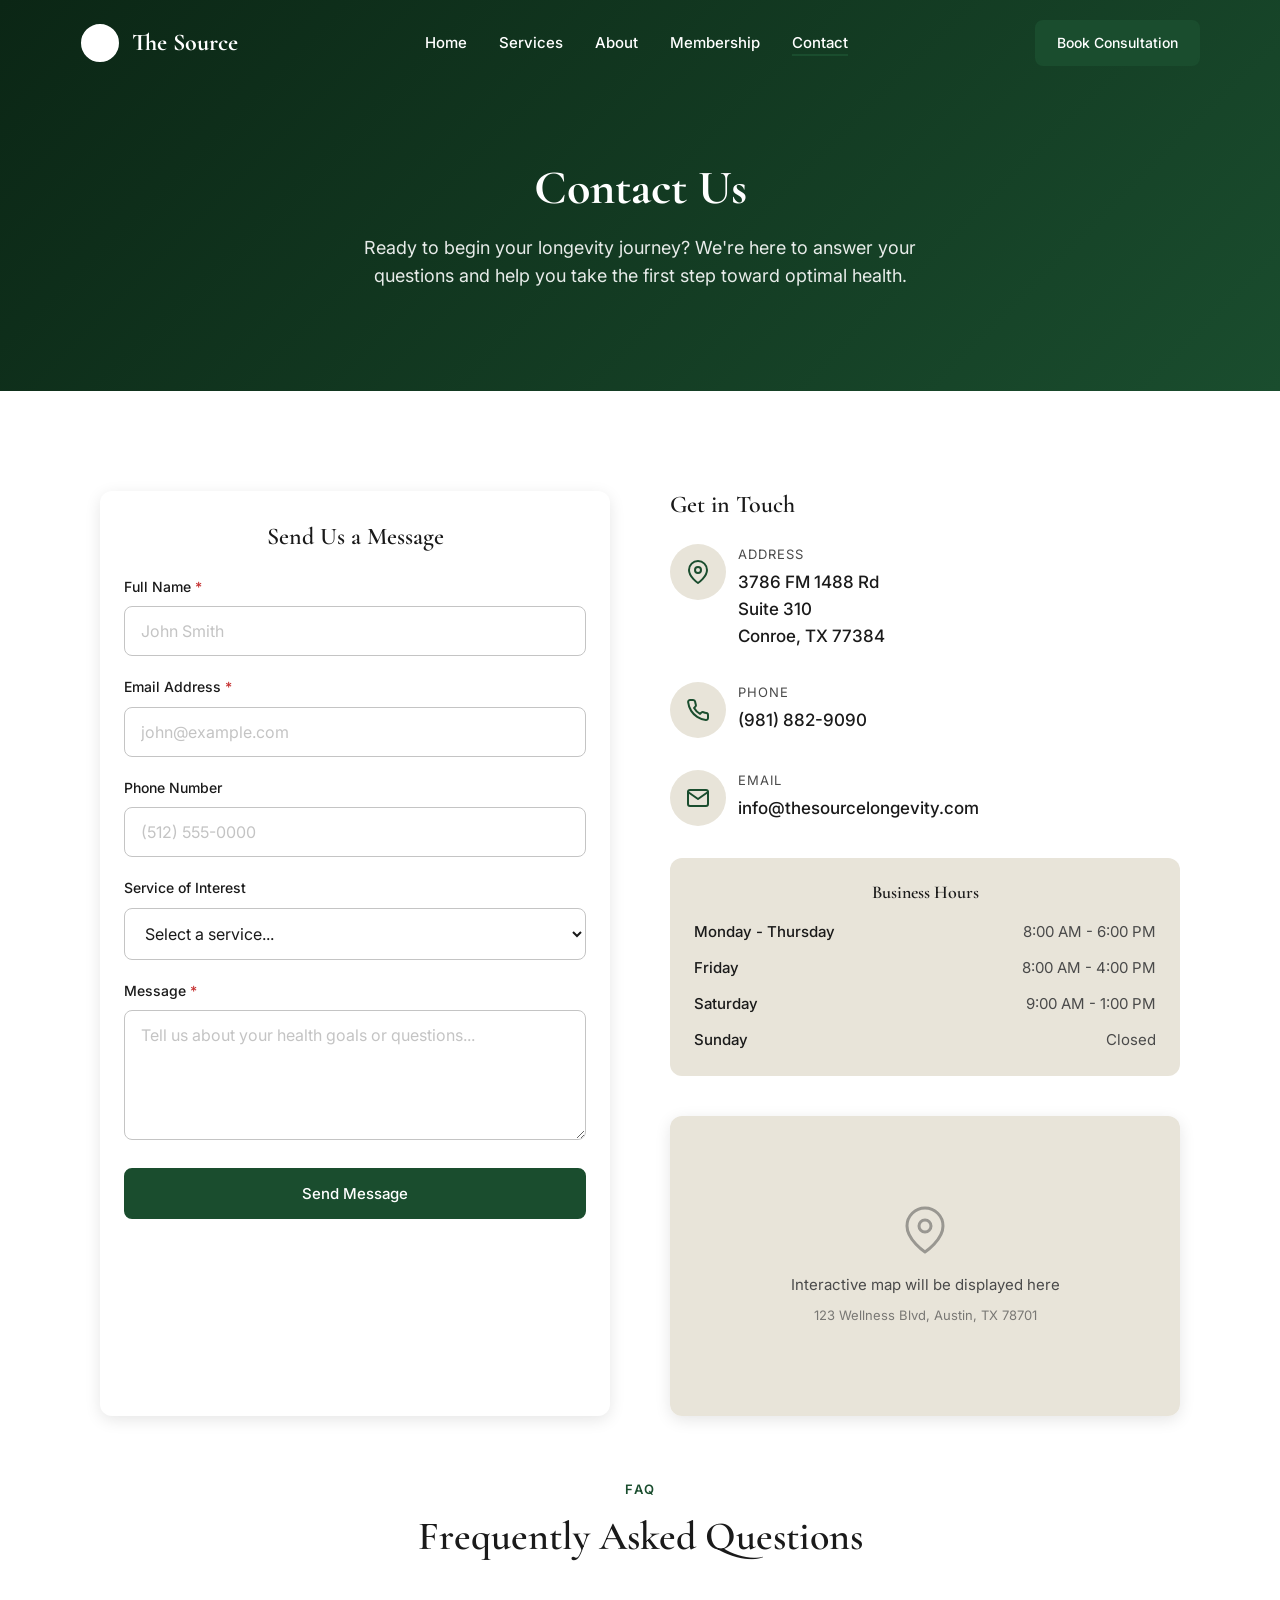
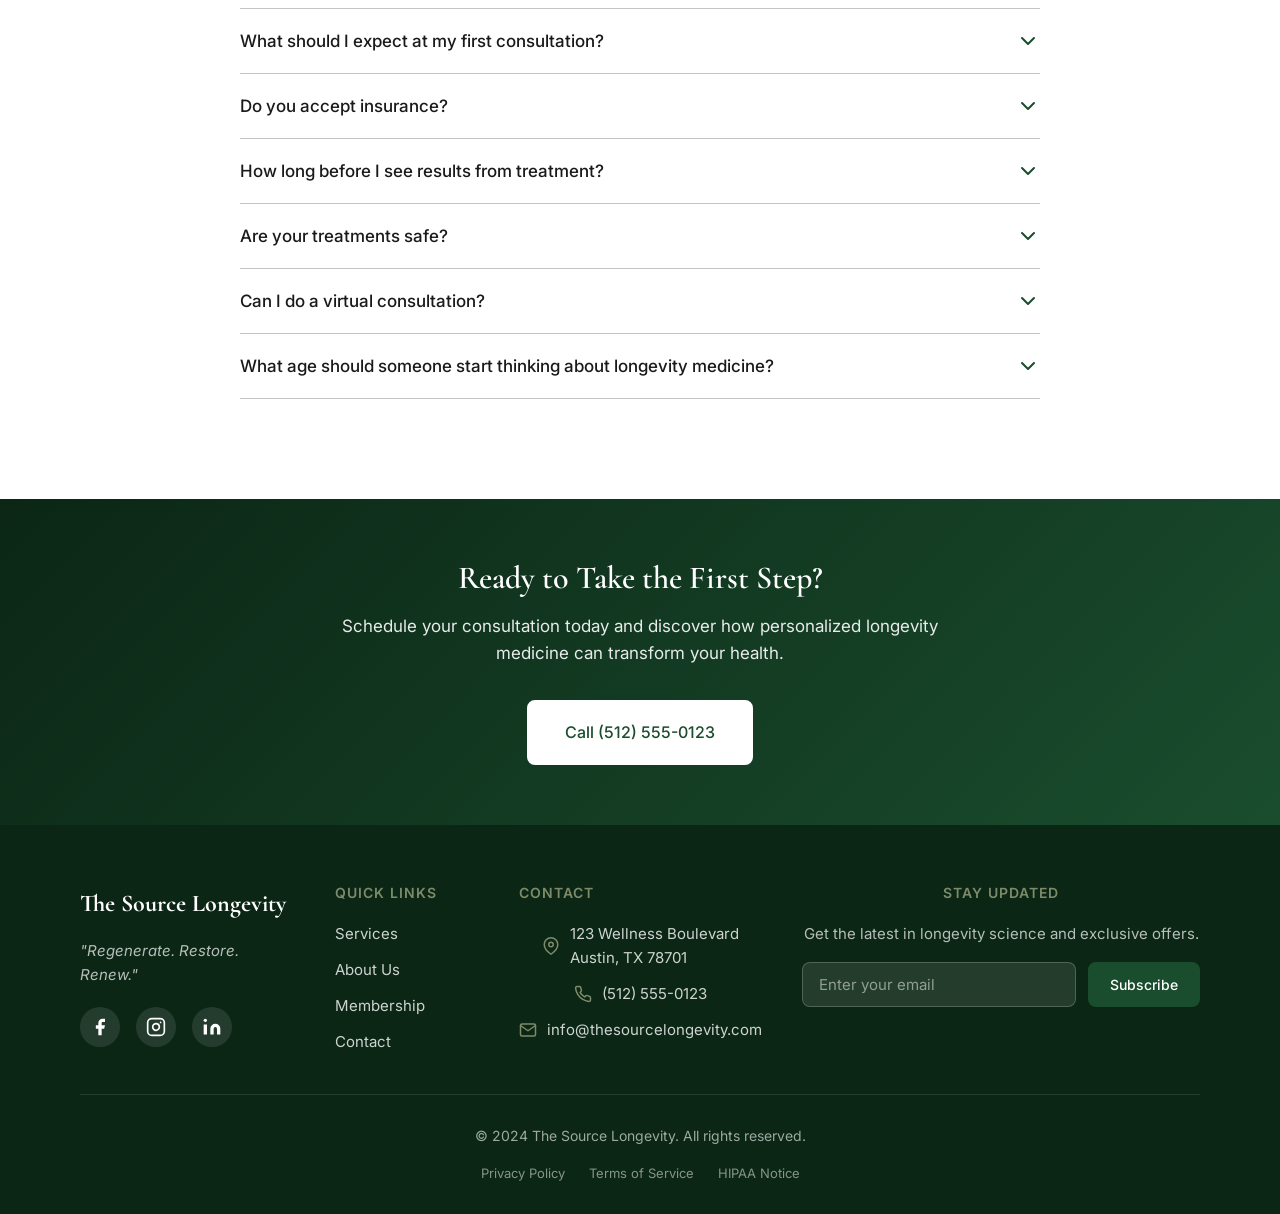
<file: contact.html>
<!DOCTYPE html>
<html lang="en">
<head>
  <meta charset="UTF-8">
  <meta name="viewport" content="width=device-width, initial-scale=1.0">
  <meta name="description" content="Contact The Source Longevity to schedule your consultation. Located in Austin, TX. Call (512) 555-0123 or fill out our contact form.">
  <meta name="keywords" content="contact, consultation, longevity clinic, Austin TX, regenerative medicine">
  <title>Contact Us | The Source Longevity</title>

  <!-- Favicon -->
  <link rel="icon" type="image/svg+xml" href="data:image/svg+xml,<svg xmlns='http://www.w3.org/2000/svg' viewBox='0 0 100 100'><text y='.9em' font-size='90'>🌿</text></svg>">

  <!-- Stylesheet -->
  <link rel="stylesheet" href="css/styles.css">
</head>
<body>
  <!-- Header -->
  <header class="header" role="banner">
    <div class="header__inner">
      <a href="index.html" class="logo" aria-label="The Source Longevity - Home">
        <svg class="logo__icon" viewBox="0 0 40 40" fill="none" xmlns="http://www.w3.org/2000/svg">
          <circle cx="20" cy="20" r="18" stroke="currentColor" stroke-width="2"/>
          <path d="M20 8C20 8 12 16 12 22C12 26.4183 15.5817 30 20 30C24.4183 30 28 26.4183 28 22C28 16 20 8 20 8Z" fill="currentColor"/>
          <path d="M20 14V24M17 21L20 24L23 21" stroke="white" stroke-width="1.5" stroke-linecap="round" stroke-linejoin="round"/>
        </svg>
        <span>The Source</span>
      </a>

      <nav class="nav" role="navigation" aria-label="Main navigation">
        <ul class="nav__list">
          <li><a href="index.html" class="nav__link">Home</a></li>
          <li><a href="services.html" class="nav__link">Services</a></li>
          <li><a href="about.html" class="nav__link">About</a></li>
          <li><a href="membership.html" class="nav__link">Membership</a></li>
          <li><a href="contact.html" class="nav__link active">Contact</a></li>
        </ul>
      </nav>

      <a href="contact.html" class="btn btn--primary btn--small header__cta">Book Consultation</a>

      <button class="menu-toggle" aria-label="Toggle menu" aria-expanded="false">
        <span class="menu-toggle__bar"></span>
        <span class="menu-toggle__bar"></span>
        <span class="menu-toggle__bar"></span>
      </button>
    </div>
  </header>

  <!-- Mobile Navigation -->
  <div class="mobile-nav-overlay" aria-hidden="true"></div>
  <nav class="mobile-nav" role="navigation" aria-label="Mobile navigation">
    <ul class="mobile-nav__list">
      <li><a href="index.html" class="mobile-nav__link">Home</a></li>
      <li><a href="services.html" class="mobile-nav__link">Services</a></li>
      <li><a href="about.html" class="mobile-nav__link">About</a></li>
      <li><a href="membership.html" class="mobile-nav__link">Membership</a></li>
      <li><a href="contact.html" class="mobile-nav__link">Contact</a></li>
    </ul>
    <div class="mobile-nav__cta">
      <a href="contact.html" class="btn btn--white btn--block">Book Consultation</a>
    </div>
  </nav>

  <main>
    <!-- Page Hero -->
    <section class="page-hero">
      <div class="container">
        <h1 class="page-hero__title">Contact Us</h1>
        <p class="page-hero__subtitle">Ready to begin your longevity journey? We're here to answer your questions and help you take the first step toward optimal health.</p>
      </div>
    </section>

    <!-- Contact Section -->
    <section class="section">
      <div class="container">
        <div class="contact-grid">
          <!-- Contact Form -->
          <div class="contact-form animate-fade-in">
            <h2 class="contact-form__title">Send Us a Message</h2>
            <form action="#" data-validate>
              <div class="form-group">
                <label for="name" class="form-label form-label--required">Full Name</label>
                <input type="text" id="name" name="name" class="form-input" placeholder="John Smith" required>
                <span class="form-error"></span>
              </div>

              <div class="form-group">
                <label for="email" class="form-label form-label--required">Email Address</label>
                <input type="email" id="email" name="email" class="form-input" placeholder="john@example.com" required>
                <span class="form-error"></span>
              </div>

              <div class="form-group">
                <label for="phone" class="form-label">Phone Number</label>
                <input type="tel" id="phone" name="phone" class="form-input" placeholder="(512) 555-0000">
                <span class="form-error"></span>
              </div>

              <div class="form-group">
                <label for="service" class="form-label">Service of Interest</label>
                <select id="service" name="service" class="form-select">
                  <option value="">Select a service...</option>
                  <option value="hormone">Hormone Optimization</option>
                  <option value="peptide">Peptide Therapy</option>
                  <option value="regenerative">Regenerative Therapies</option>
                  <option value="iv">IV Therapy</option>
                  <option value="weight">Weight Management</option>
                  <option value="assessment">Longevity Assessment</option>
                  <option value="membership">Membership Information</option>
                  <option value="other">Other / General Inquiry</option>
                </select>
              </div>

              <div class="form-group">
                <label for="message" class="form-label form-label--required">Message</label>
                <textarea id="message" name="message" class="form-textarea" placeholder="Tell us about your health goals or questions..." rows="5" required></textarea>
                <span class="form-error"></span>
              </div>

              <button type="submit" class="btn btn--primary btn--block">Send Message</button>
            </form>
          </div>

          <!-- Contact Info -->
          <div class="contact-info animate-fade-in animate-delay-1">
            <h2 class="contact-info__title">Get in Touch</h2>

            <div class="contact-info__item">
              <div class="contact-info__icon">
                <svg viewBox="0 0 24 24" fill="none" stroke="currentColor" stroke-width="2" stroke-linecap="round" stroke-linejoin="round">
                  <path d="M21 10c0 7-9 13-9 13s-9-6-9-13a9 9 0 0 1 18 0z"/>
                  <circle cx="12" cy="10" r="3"/>
                </svg>
              </div>
              <div>
                <div class="contact-info__label">Address</div>
                <div class="contact-info__value">
                  3786 FM 1488 Rd<br>
                  Suite 310<br>
                  Conroe, TX 77384
                </div>
              </div>
            </div>

            <div class="contact-info__item">
              <div class="contact-info__icon">
                <svg viewBox="0 0 24 24" fill="none" stroke="currentColor" stroke-width="2" stroke-linecap="round" stroke-linejoin="round">
                  <path d="M22 16.92v3a2 2 0 0 1-2.18 2 19.79 19.79 0 0 1-8.63-3.07 19.5 19.5 0 0 1-6-6 19.79 19.79 0 0 1-3.07-8.67A2 2 0 0 1 4.11 2h3a2 2 0 0 1 2 1.72 12.84 12.84 0 0 0 .7 2.81 2 2 0 0 1-.45 2.11L8.09 9.91a16 16 0 0 0 6 6l1.27-1.27a2 2 0 0 1 2.11-.45 12.84 12.84 0 0 0 2.81.7A2 2 0 0 1 22 16.92z"/>
                </svg>
              </div>
              <div>
                <div class="contact-info__label">Phone</div>
                <div class="contact-info__value">
                  <a href="tel:+15125550123">(981) 882-9090</a>
                </div>
              </div>
            </div>

            <div class="contact-info__item">
              <div class="contact-info__icon">
                <svg viewBox="0 0 24 24" fill="none" stroke="currentColor" stroke-width="2" stroke-linecap="round" stroke-linejoin="round">
                  <path d="M4 4h16c1.1 0 2 .9 2 2v12c0 1.1-.9 2-2 2H4c-1.1 0-2-.9-2-2V6c0-1.1.9-2 2-2z"/>
                  <polyline points="22,6 12,13 2,6"/>
                </svg>
              </div>
              <div>
                <div class="contact-info__label">Email</div>
                <div class="contact-info__value">
                  <a href="mailto:info@thesourcelongevity.com">info@thesourcelongevity.com</a>
                </div>
              </div>
            </div>

            <!-- Business Hours -->
            <div class="hours-card">
              <h3 class="hours-card__title">Business Hours</h3>
              <div class="hours-list">
                <div class="hours-list__item">
                  <span class="hours-list__day">Monday - Thursday</span>
                  <span class="hours-list__time">8:00 AM - 6:00 PM</span>
                </div>
                <div class="hours-list__item">
                  <span class="hours-list__day">Friday</span>
                  <span class="hours-list__time">8:00 AM - 4:00 PM</span>
                </div>
                <div class="hours-list__item">
                  <span class="hours-list__day">Saturday</span>
                  <span class="hours-list__time">9:00 AM - 1:00 PM</span>
                </div>
                <div class="hours-list__item">
                  <span class="hours-list__day">Sunday</span>
                  <span class="hours-list__time">Closed</span>
                </div>
              </div>
            </div>

            <!-- Map Placeholder -->
            <div class="map-container">
              <div class="map-placeholder">
                <div style="text-align: center;">
                  <svg width="48" height="48" viewBox="0 0 24 24" fill="none" stroke="currentColor" stroke-width="1.5" stroke-linecap="round" stroke-linejoin="round" style="margin-bottom: 12px; opacity: 0.5;">
                    <path d="M21 10c0 7-9 13-9 13s-9-6-9-13a9 9 0 0 1 18 0z"/>
                    <circle cx="12" cy="10" r="3"/>
                  </svg>
                  <p style="margin: 0; font-size: 0.9375rem;">Interactive map will be displayed here</p>
                  <p style="margin: 8px 0 0; font-size: 0.8125rem; opacity: 0.7;">123 Wellness Blvd, Austin, TX 78701</p>
                </div>
              </div>
            </div>
          </div>
        </div>

        <!-- FAQ Section -->
        <div class="faq-section">
          <header class="section-header">
            <span class="section-header__label">FAQ</span>
            <h2 class="section-header__title">Frequently Asked Questions</h2>
          </header>

          <div class="faq-list">
            <div class="faq-item">
              <button class="faq-question" aria-expanded="false">
                <span>What should I expect at my first consultation?</span>
                <svg class="faq-question__icon" viewBox="0 0 24 24" fill="none" stroke="currentColor" stroke-width="2" stroke-linecap="round" stroke-linejoin="round">
                  <polyline points="6 9 12 15 18 9"/>
                </svg>
              </button>
              <div class="faq-answer">
                <div class="faq-answer__content">
                  Your initial consultation is a comprehensive 60-90 minute appointment where we review your complete medical history, discuss your health goals, and perform a thorough evaluation. We'll order advanced diagnostic testing and create a preliminary treatment plan tailored to your needs. This is also an opportunity for you to ask questions and learn more about our approach to longevity medicine.
                </div>
              </div>
            </div>

            <div class="faq-item">
              <button class="faq-question" aria-expanded="false">
                <span>Do you accept insurance?</span>
                <svg class="faq-question__icon" viewBox="0 0 24 24" fill="none" stroke="currentColor" stroke-width="2" stroke-linecap="round" stroke-linejoin="round">
                  <polyline points="6 9 12 15 18 9"/>
                </svg>
              </button>
              <div class="faq-answer">
                <div class="faq-answer__content">
                  As a specialized longevity practice, we operate on a direct-pay model and do not bill insurance directly. However, we provide detailed superbills that you can submit to your insurance company for potential reimbursement, depending on your plan's out-of-network benefits. Many of our patients use HSA/FSA accounts to cover their treatments. Our membership program offers significant value for those seeking comprehensive, ongoing care.
                </div>
              </div>
            </div>

            <div class="faq-item">
              <button class="faq-question" aria-expanded="false">
                <span>How long before I see results from treatment?</span>
                <svg class="faq-question__icon" viewBox="0 0 24 24" fill="none" stroke="currentColor" stroke-width="2" stroke-linecap="round" stroke-linejoin="round">
                  <polyline points="6 9 12 15 18 9"/>
                </svg>
              </button>
              <div class="faq-answer">
                <div class="faq-answer__content">
                  Results vary depending on the treatment and individual factors. Some patients notice improvements in energy and sleep within the first few weeks, while hormone optimization typically shows significant benefits within 4-8 weeks. Regenerative therapies may take 2-3 months to show full effects. We monitor your progress closely with regular follow-ups and lab work to ensure optimal outcomes.
                </div>
              </div>
            </div>

            <div class="faq-item">
              <button class="faq-question" aria-expanded="false">
                <span>Are your treatments safe?</span>
                <svg class="faq-question__icon" viewBox="0 0 24 24" fill="none" stroke="currentColor" stroke-width="2" stroke-linecap="round" stroke-linejoin="round">
                  <polyline points="6 9 12 15 18 9"/>
                </svg>
              </button>
              <div class="faq-answer">
                <div class="faq-answer__content">
                  Patient safety is our highest priority. All our treatments are evidence-based and administered under the supervision of board-certified physicians. We use bioidentical hormones, FDA-approved medications, and rigorously tested regenerative products. Before starting any treatment, we conduct thorough evaluations and ongoing monitoring to ensure safety and efficacy. We openly discuss potential risks and benefits so you can make informed decisions.
                </div>
              </div>
            </div>

            <div class="faq-item">
              <button class="faq-question" aria-expanded="false">
                <span>Can I do a virtual consultation?</span>
                <svg class="faq-question__icon" viewBox="0 0 24 24" fill="none" stroke="currentColor" stroke-width="2" stroke-linecap="round" stroke-linejoin="round">
                  <polyline points="6 9 12 15 18 9"/>
                </svg>
              </button>
              <div class="faq-answer">
                <div class="faq-answer__content">
                  Yes! We offer telemedicine consultations for patients who prefer the convenience of virtual visits or who live outside the Austin area. Initial consultations, follow-ups, and many aspects of care can be conducted virtually. Some treatments and labs will require in-person visits, but we work to minimize the number of required office visits while ensuring you receive optimal care.
                </div>
              </div>
            </div>

            <div class="faq-item">
              <button class="faq-question" aria-expanded="false">
                <span>What age should someone start thinking about longevity medicine?</span>
                <svg class="faq-question__icon" viewBox="0 0 24 24" fill="none" stroke="currentColor" stroke-width="2" stroke-linecap="round" stroke-linejoin="round">
                  <polyline points="6 9 12 15 18 9"/>
                </svg>
              </button>
              <div class="faq-answer">
                <div class="faq-answer__content">
                  There's no "right" age to start optimizing your health. We see patients ranging from their 30s to their 80s. In general, proactive optimization starting in your late 30s to early 40s can help prevent age-related decline before it becomes significant. However, patients of any age can benefit from our services—whether you're looking to optimize performance, address specific symptoms, or simply age more gracefully.
                </div>
              </div>
            </div>
          </div>
        </div>
      </div>
    </section>

    <!-- CTA Banner -->
    <section class="cta-banner">
      <div class="container">
        <h2 class="cta-banner__title">Ready to Take the First Step?</h2>
        <p class="cta-banner__text">Schedule your consultation today and discover how personalized longevity medicine can transform your health.</p>
        <a href="tel:+15125550123" class="btn btn--white btn--large">Call (512) 555-0123</a>
      </div>
    </section>
  </main>

  <!-- Footer -->
  <footer class="footer" role="contentinfo">
    <div class="container">
      <div class="footer__grid">
        <!-- Brand -->
        <div class="footer__brand">
          <div class="footer__logo">The Source Longevity</div>
          <p class="footer__tagline">"Regenerate. Restore. Renew."</p>
          <div class="footer__social">
            <a href="#" class="footer__social-link" aria-label="Facebook">
              <svg viewBox="0 0 24 24" fill="currentColor">
                <path d="M18 2h-3a5 5 0 0 0-5 5v3H7v4h3v8h4v-8h3l1-4h-4V7a1 1 0 0 1 1-1h3z"/>
              </svg>
            </a>
            <a href="#" class="footer__social-link" aria-label="Instagram">
              <svg viewBox="0 0 24 24" fill="none" stroke="currentColor" stroke-width="2" stroke-linecap="round" stroke-linejoin="round">
                <rect x="2" y="2" width="20" height="20" rx="5" ry="5"/>
                <path d="M16 11.37A4 4 0 1 1 12.63 8 4 4 0 0 1 16 11.37z"/>
                <line x1="17.5" y1="6.5" x2="17.51" y2="6.5"/>
              </svg>
            </a>
            <a href="#" class="footer__social-link" aria-label="LinkedIn">
              <svg viewBox="0 0 24 24" fill="currentColor">
                <path d="M16 8a6 6 0 0 1 6 6v7h-4v-7a2 2 0 0 0-2-2 2 2 0 0 0-2 2v7h-4v-7a6 6 0 0 1 6-6z"/>
                <rect x="2" y="9" width="4" height="12"/>
                <circle cx="4" cy="4" r="2"/>
              </svg>
            </a>
          </div>
        </div>

        <!-- Quick Links -->
        <div class="footer__section">
          <h4 class="footer__heading">Quick Links</h4>
          <nav class="footer__links">
            <a href="services.html" class="footer__link">Services</a>
            <a href="about.html" class="footer__link">About Us</a>
            <a href="membership.html" class="footer__link">Membership</a>
            <a href="contact.html" class="footer__link">Contact</a>
          </nav>
        </div>

        <!-- Contact -->
        <div class="footer__section">
          <h4 class="footer__heading">Contact</h4>
          <div class="footer__contact-item">
            <svg viewBox="0 0 24 24" fill="none" stroke="currentColor" stroke-width="2" stroke-linecap="round" stroke-linejoin="round">
              <path d="M21 10c0 7-9 13-9 13s-9-6-9-13a9 9 0 0 1 18 0z"/>
              <circle cx="12" cy="10" r="3"/>
            </svg>
            <span>123 Wellness Boulevard<br>Austin, TX 78701</span>
          </div>
          <div class="footer__contact-item">
            <svg viewBox="0 0 24 24" fill="none" stroke="currentColor" stroke-width="2" stroke-linecap="round" stroke-linejoin="round">
              <path d="M22 16.92v3a2 2 0 0 1-2.18 2 19.79 19.79 0 0 1-8.63-3.07 19.5 19.5 0 0 1-6-6 19.79 19.79 0 0 1-3.07-8.67A2 2 0 0 1 4.11 2h3a2 2 0 0 1 2 1.72 12.84 12.84 0 0 0 .7 2.81 2 2 0 0 1-.45 2.11L8.09 9.91a16 16 0 0 0 6 6l1.27-1.27a2 2 0 0 1 2.11-.45 12.84 12.84 0 0 0 2.81.7A2 2 0 0 1 22 16.92z"/>
            </svg>
            <span>(512) 555-0123</span>
          </div>
          <div class="footer__contact-item">
            <svg viewBox="0 0 24 24" fill="none" stroke="currentColor" stroke-width="2" stroke-linecap="round" stroke-linejoin="round">
              <path d="M4 4h16c1.1 0 2 .9 2 2v12c0 1.1-.9 2-2 2H4c-1.1 0-2-.9-2-2V6c0-1.1.9-2 2-2z"/>
              <polyline points="22,6 12,13 2,6"/>
            </svg>
            <span>info@thesourcelongevity.com</span>
          </div>
        </div>

        <!-- Newsletter -->
        <div class="footer__newsletter">
          <h4 class="footer__heading">Stay Updated</h4>
          <p style="color: rgba(255,255,255,0.7); font-size: 0.9375rem; margin-bottom: 16px;">Get the latest in longevity science and exclusive offers.</p>
          <form class="newsletter-form" action="#">
            <input type="email" class="newsletter-form__input" placeholder="Enter your email" aria-label="Email for newsletter">
            <button type="submit" class="btn btn--primary btn--small">Subscribe</button>
          </form>
        </div>
      </div>

      <div class="footer__bottom">
        <p class="footer__copyright">&copy; 2024 The Source Longevity. All rights reserved.</p>
        <div class="footer__legal">
          <a href="#" class="footer__legal-link">Privacy Policy</a>
          <a href="#" class="footer__legal-link">Terms of Service</a>
          <a href="#" class="footer__legal-link">HIPAA Notice</a>
        </div>
      </div>
    </div>
  </footer>

  <!-- JavaScript -->
  <script src="js/main.js"></script>
</body>
</html>
</file>
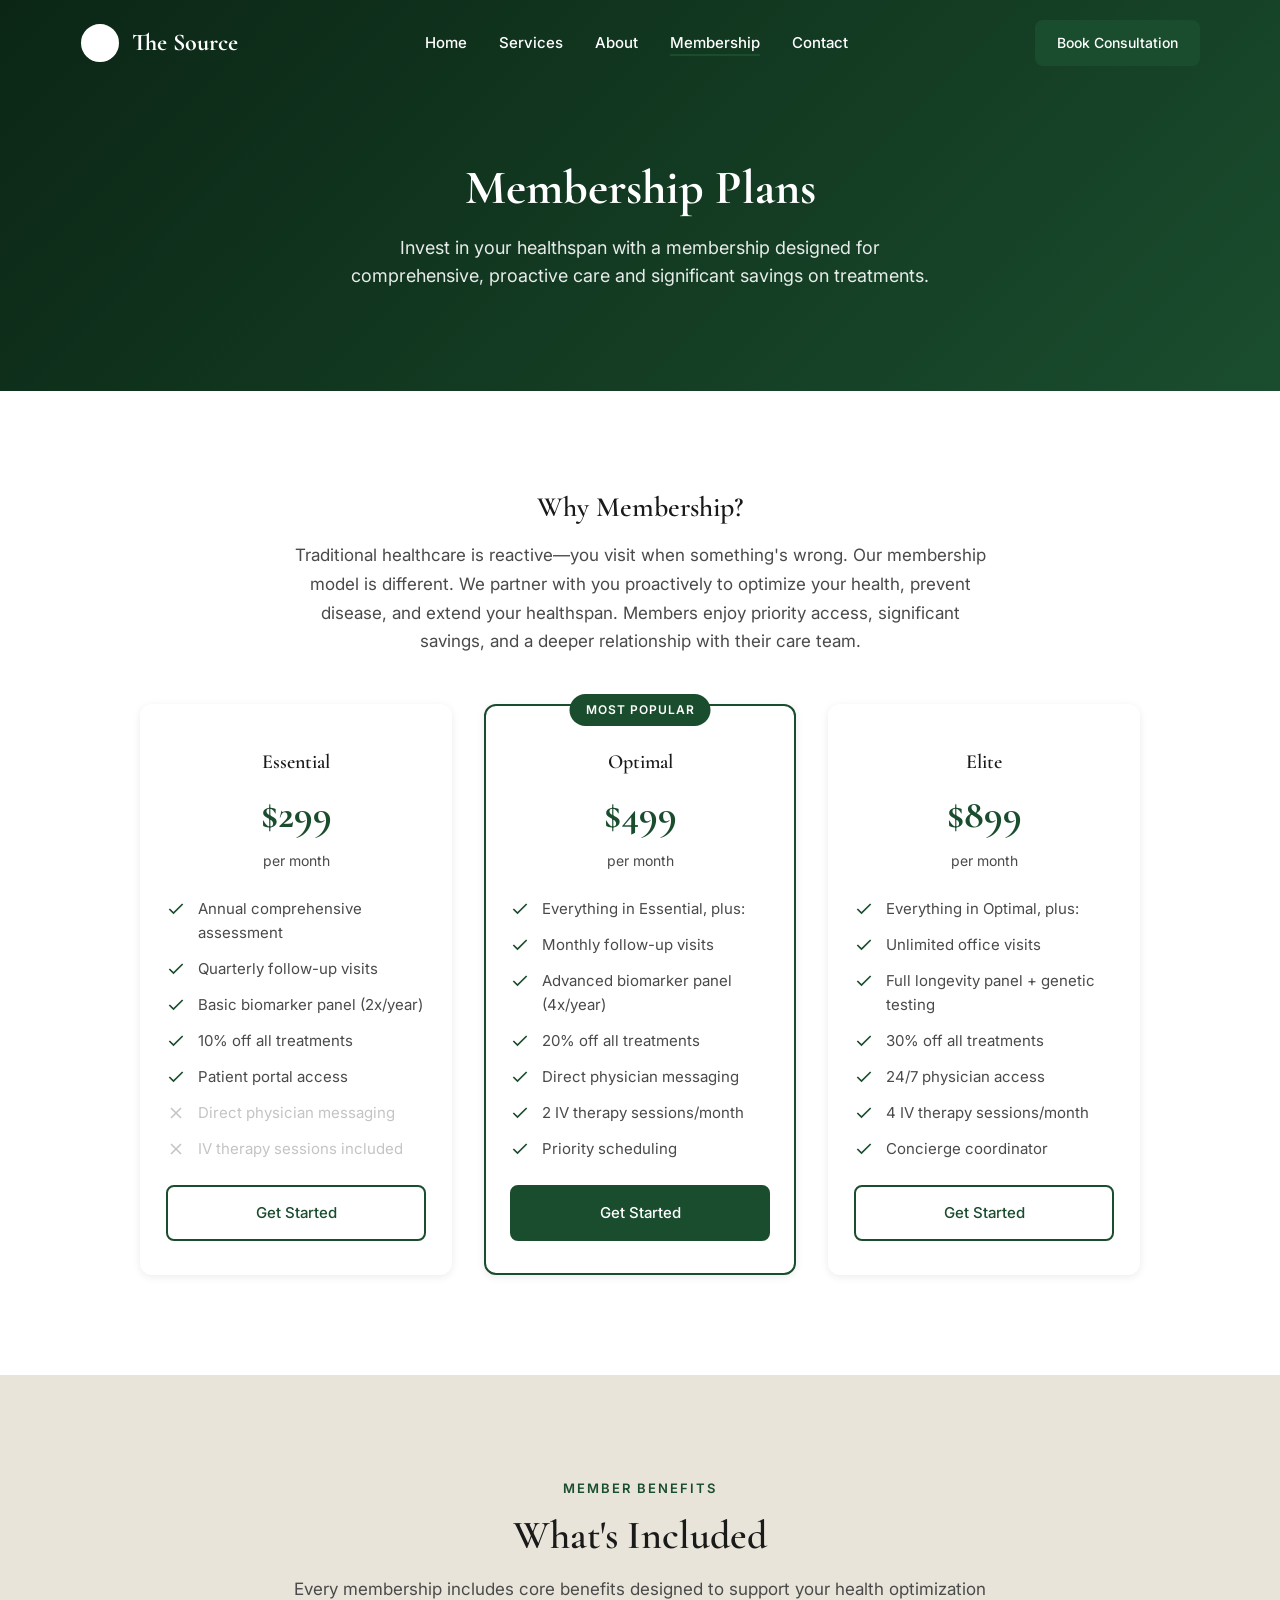
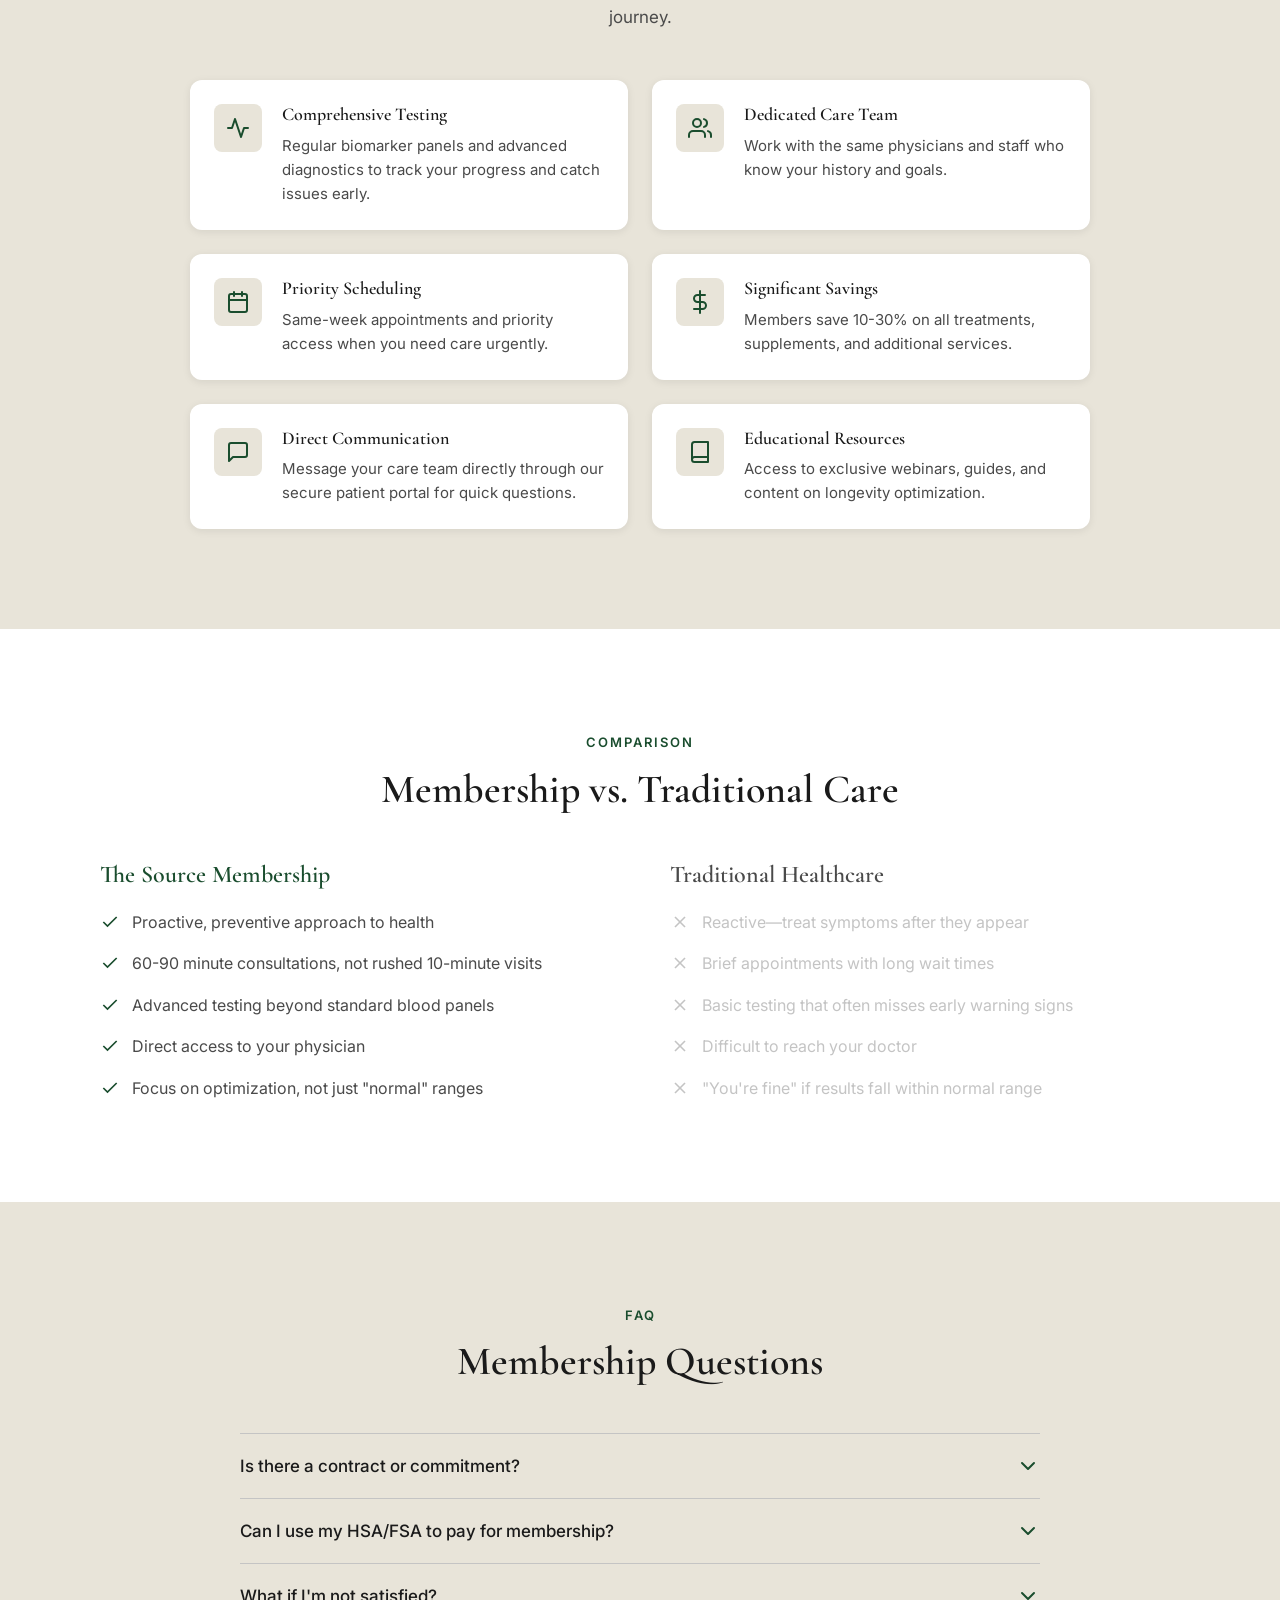
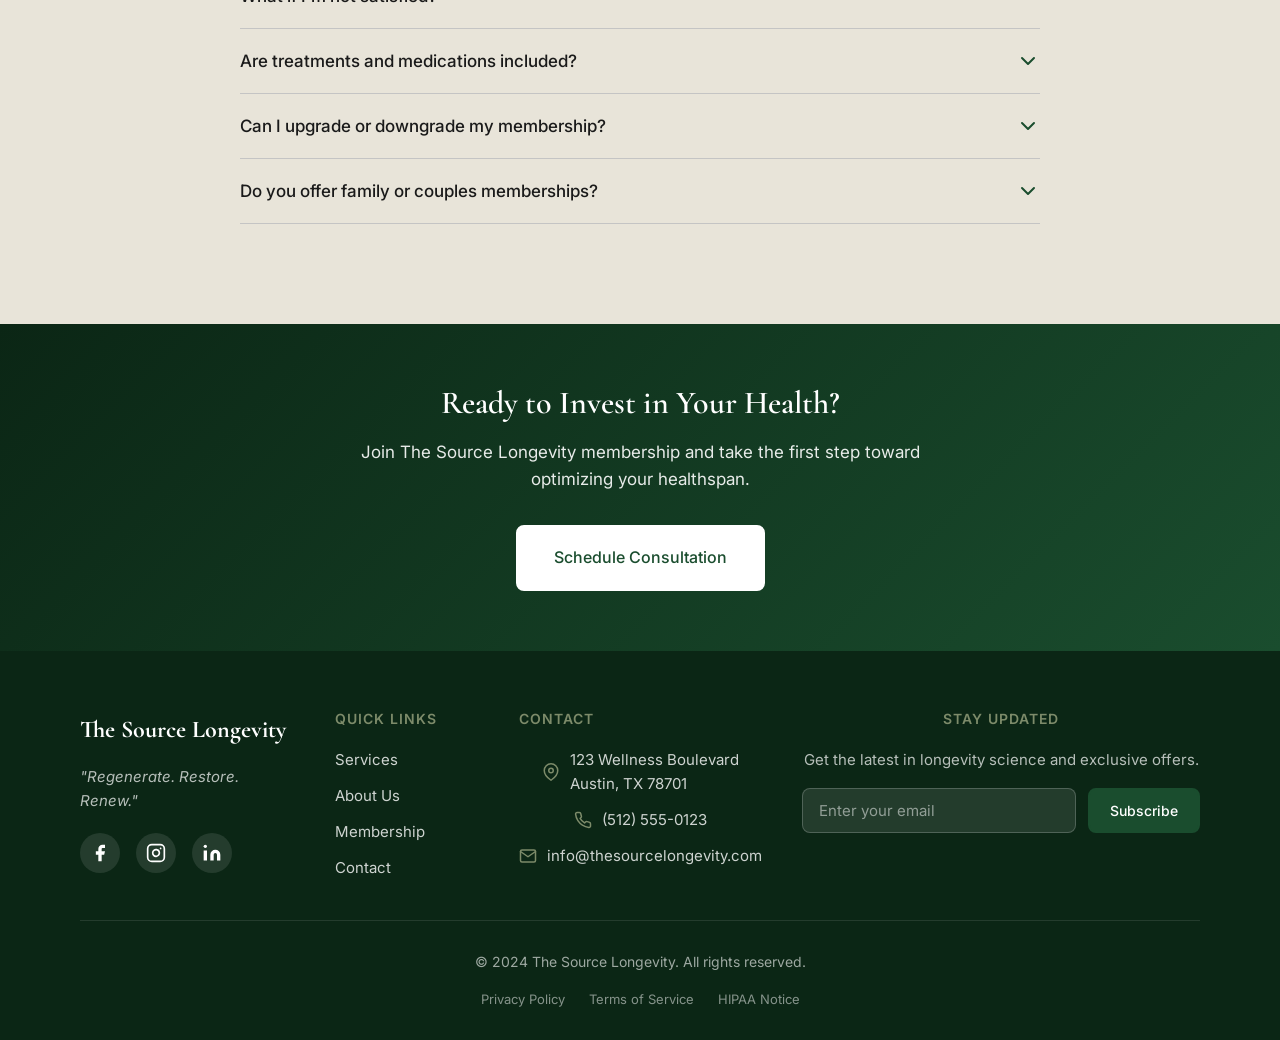
<file: membership.html>
<!DOCTYPE html>
<html lang="en">
<head>
  <meta charset="UTF-8">
  <meta name="viewport" content="width=device-width, initial-scale=1.0">
  <meta name="description" content="Join The Source Longevity membership for comprehensive longevity care. Compare our membership tiers and discover the benefits of personalized medicine.">
  <meta name="keywords" content="membership, pricing, longevity medicine, concierge medicine, health optimization">
  <title>Membership | The Source Longevity</title>

  <!-- Favicon -->
  <link rel="icon" type="image/svg+xml" href="data:image/svg+xml,<svg xmlns='http://www.w3.org/2000/svg' viewBox='0 0 100 100'><text y='.9em' font-size='90'>🌿</text></svg>">

  <!-- Stylesheet -->
  <link rel="stylesheet" href="css/styles.css">
</head>
<body>
  <!-- Header -->
  <header class="header" role="banner">
    <div class="header__inner">
      <a href="index.html" class="logo" aria-label="The Source Longevity - Home">
        <svg class="logo__icon" viewBox="0 0 40 40" fill="none" xmlns="http://www.w3.org/2000/svg">
          <circle cx="20" cy="20" r="18" stroke="currentColor" stroke-width="2"/>
          <path d="M20 8C20 8 12 16 12 22C12 26.4183 15.5817 30 20 30C24.4183 30 28 26.4183 28 22C28 16 20 8 20 8Z" fill="currentColor"/>
          <path d="M20 14V24M17 21L20 24L23 21" stroke="white" stroke-width="1.5" stroke-linecap="round" stroke-linejoin="round"/>
        </svg>
        <span>The Source</span>
      </a>

      <nav class="nav" role="navigation" aria-label="Main navigation">
        <ul class="nav__list">
          <li><a href="index.html" class="nav__link">Home</a></li>
          <li><a href="services.html" class="nav__link">Services</a></li>
          <li><a href="about.html" class="nav__link">About</a></li>
          <li><a href="membership.html" class="nav__link active">Membership</a></li>
          <li><a href="contact.html" class="nav__link">Contact</a></li>
        </ul>
      </nav>

      <a href="contact.html" class="btn btn--primary btn--small header__cta">Book Consultation</a>

      <button class="menu-toggle" aria-label="Toggle menu" aria-expanded="false">
        <span class="menu-toggle__bar"></span>
        <span class="menu-toggle__bar"></span>
        <span class="menu-toggle__bar"></span>
      </button>
    </div>
  </header>

  <!-- Mobile Navigation -->
  <div class="mobile-nav-overlay" aria-hidden="true"></div>
  <nav class="mobile-nav" role="navigation" aria-label="Mobile navigation">
    <ul class="mobile-nav__list">
      <li><a href="index.html" class="mobile-nav__link">Home</a></li>
      <li><a href="services.html" class="mobile-nav__link">Services</a></li>
      <li><a href="about.html" class="mobile-nav__link">About</a></li>
      <li><a href="membership.html" class="mobile-nav__link">Membership</a></li>
      <li><a href="contact.html" class="mobile-nav__link">Contact</a></li>
    </ul>
    <div class="mobile-nav__cta">
      <a href="contact.html" class="btn btn--white btn--block">Book Consultation</a>
    </div>
  </nav>

  <main>
    <!-- Page Hero -->
    <section class="page-hero">
      <div class="container">
        <h1 class="page-hero__title">Membership Plans</h1>
        <p class="page-hero__subtitle">Invest in your healthspan with a membership designed for comprehensive, proactive care and significant savings on treatments.</p>
      </div>
    </section>

    <!-- Membership Intro -->
    <section class="section">
      <div class="container">
        <div class="membership-intro">
          <h2 class="membership-intro__title">Why Membership?</h2>
          <p class="membership-intro__text">Traditional healthcare is reactive—you visit when something's wrong. Our membership model is different. We partner with you proactively to optimize your health, prevent disease, and extend your healthspan. Members enjoy priority access, significant savings, and a deeper relationship with their care team.</p>
        </div>

        <!-- Pricing Cards -->
        <div class="pricing-grid">
          <!-- Essential Tier -->
          <article class="pricing-card animate-fade-in">
            <h3 class="pricing-card__name">Essential</h3>
            <div class="pricing-card__price">$299</div>
            <div class="pricing-card__period">per month</div>

            <div class="pricing-card__features">
              <div class="pricing-card__feature">
                <svg viewBox="0 0 24 24" fill="none" stroke="currentColor" stroke-width="2">
                  <polyline points="20 6 9 17 4 12"/>
                </svg>
                <span>Annual comprehensive assessment</span>
              </div>
              <div class="pricing-card__feature">
                <svg viewBox="0 0 24 24" fill="none" stroke="currentColor" stroke-width="2">
                  <polyline points="20 6 9 17 4 12"/>
                </svg>
                <span>Quarterly follow-up visits</span>
              </div>
              <div class="pricing-card__feature">
                <svg viewBox="0 0 24 24" fill="none" stroke="currentColor" stroke-width="2">
                  <polyline points="20 6 9 17 4 12"/>
                </svg>
                <span>Basic biomarker panel (2x/year)</span>
              </div>
              <div class="pricing-card__feature">
                <svg viewBox="0 0 24 24" fill="none" stroke="currentColor" stroke-width="2">
                  <polyline points="20 6 9 17 4 12"/>
                </svg>
                <span>10% off all treatments</span>
              </div>
              <div class="pricing-card__feature">
                <svg viewBox="0 0 24 24" fill="none" stroke="currentColor" stroke-width="2">
                  <polyline points="20 6 9 17 4 12"/>
                </svg>
                <span>Patient portal access</span>
              </div>
              <div class="pricing-card__feature pricing-card__feature--disabled">
                <svg viewBox="0 0 24 24" fill="none" stroke="currentColor" stroke-width="2">
                  <line x1="18" y1="6" x2="6" y2="18"/>
                  <line x1="6" y1="6" x2="18" y2="18"/>
                </svg>
                <span>Direct physician messaging</span>
              </div>
              <div class="pricing-card__feature pricing-card__feature--disabled">
                <svg viewBox="0 0 24 24" fill="none" stroke="currentColor" stroke-width="2">
                  <line x1="18" y1="6" x2="6" y2="18"/>
                  <line x1="6" y1="6" x2="18" y2="18"/>
                </svg>
                <span>IV therapy sessions included</span>
              </div>
            </div>

            <a href="contact.html" class="btn btn--secondary btn--block">Get Started</a>
          </article>

          <!-- Optimal Tier - Featured -->
          <article class="pricing-card pricing-card--featured animate-fade-in animate-delay-1">
            <span class="pricing-card__badge">Most Popular</span>
            <h3 class="pricing-card__name">Optimal</h3>
            <div class="pricing-card__price">$499</div>
            <div class="pricing-card__period">per month</div>

            <div class="pricing-card__features">
              <div class="pricing-card__feature">
                <svg viewBox="0 0 24 24" fill="none" stroke="currentColor" stroke-width="2">
                  <polyline points="20 6 9 17 4 12"/>
                </svg>
                <span>Everything in Essential, plus:</span>
              </div>
              <div class="pricing-card__feature">
                <svg viewBox="0 0 24 24" fill="none" stroke="currentColor" stroke-width="2">
                  <polyline points="20 6 9 17 4 12"/>
                </svg>
                <span>Monthly follow-up visits</span>
              </div>
              <div class="pricing-card__feature">
                <svg viewBox="0 0 24 24" fill="none" stroke="currentColor" stroke-width="2">
                  <polyline points="20 6 9 17 4 12"/>
                </svg>
                <span>Advanced biomarker panel (4x/year)</span>
              </div>
              <div class="pricing-card__feature">
                <svg viewBox="0 0 24 24" fill="none" stroke="currentColor" stroke-width="2">
                  <polyline points="20 6 9 17 4 12"/>
                </svg>
                <span>20% off all treatments</span>
              </div>
              <div class="pricing-card__feature">
                <svg viewBox="0 0 24 24" fill="none" stroke="currentColor" stroke-width="2">
                  <polyline points="20 6 9 17 4 12"/>
                </svg>
                <span>Direct physician messaging</span>
              </div>
              <div class="pricing-card__feature">
                <svg viewBox="0 0 24 24" fill="none" stroke="currentColor" stroke-width="2">
                  <polyline points="20 6 9 17 4 12"/>
                </svg>
                <span>2 IV therapy sessions/month</span>
              </div>
              <div class="pricing-card__feature">
                <svg viewBox="0 0 24 24" fill="none" stroke="currentColor" stroke-width="2">
                  <polyline points="20 6 9 17 4 12"/>
                </svg>
                <span>Priority scheduling</span>
              </div>
            </div>

            <a href="contact.html" class="btn btn--primary btn--block">Get Started</a>
          </article>

          <!-- Elite Tier -->
          <article class="pricing-card animate-fade-in animate-delay-2">
            <h3 class="pricing-card__name">Elite</h3>
            <div class="pricing-card__price">$899</div>
            <div class="pricing-card__period">per month</div>

            <div class="pricing-card__features">
              <div class="pricing-card__feature">
                <svg viewBox="0 0 24 24" fill="none" stroke="currentColor" stroke-width="2">
                  <polyline points="20 6 9 17 4 12"/>
                </svg>
                <span>Everything in Optimal, plus:</span>
              </div>
              <div class="pricing-card__feature">
                <svg viewBox="0 0 24 24" fill="none" stroke="currentColor" stroke-width="2">
                  <polyline points="20 6 9 17 4 12"/>
                </svg>
                <span>Unlimited office visits</span>
              </div>
              <div class="pricing-card__feature">
                <svg viewBox="0 0 24 24" fill="none" stroke="currentColor" stroke-width="2">
                  <polyline points="20 6 9 17 4 12"/>
                </svg>
                <span>Full longevity panel + genetic testing</span>
              </div>
              <div class="pricing-card__feature">
                <svg viewBox="0 0 24 24" fill="none" stroke="currentColor" stroke-width="2">
                  <polyline points="20 6 9 17 4 12"/>
                </svg>
                <span>30% off all treatments</span>
              </div>
              <div class="pricing-card__feature">
                <svg viewBox="0 0 24 24" fill="none" stroke="currentColor" stroke-width="2">
                  <polyline points="20 6 9 17 4 12"/>
                </svg>
                <span>24/7 physician access</span>
              </div>
              <div class="pricing-card__feature">
                <svg viewBox="0 0 24 24" fill="none" stroke="currentColor" stroke-width="2">
                  <polyline points="20 6 9 17 4 12"/>
                </svg>
                <span>4 IV therapy sessions/month</span>
              </div>
              <div class="pricing-card__feature">
                <svg viewBox="0 0 24 24" fill="none" stroke="currentColor" stroke-width="2">
                  <polyline points="20 6 9 17 4 12"/>
                </svg>
                <span>Concierge coordinator</span>
              </div>
            </div>

            <a href="contact.html" class="btn btn--secondary btn--block">Get Started</a>
          </article>
        </div>
      </div>
    </section>

    <!-- Benefits Section -->
    <section class="section section--light">
      <div class="container">
        <header class="section-header">
          <span class="section-header__label">Member Benefits</span>
          <h2 class="section-header__title">What's Included</h2>
          <p class="section-header__description">Every membership includes core benefits designed to support your health optimization journey.</p>
        </header>

        <div class="benefits-grid">
          <div class="benefit-card animate-fade-in">
            <div class="benefit-card__icon">
              <svg viewBox="0 0 24 24" fill="none" stroke="currentColor" stroke-width="2" stroke-linecap="round" stroke-linejoin="round">
                <path d="M22 12h-4l-3 9L9 3l-3 9H2"/>
              </svg>
            </div>
            <div class="benefit-card__content">
              <h3 class="benefit-card__title">Comprehensive Testing</h3>
              <p class="benefit-card__text">Regular biomarker panels and advanced diagnostics to track your progress and catch issues early.</p>
            </div>
          </div>

          <div class="benefit-card animate-fade-in animate-delay-1">
            <div class="benefit-card__icon">
              <svg viewBox="0 0 24 24" fill="none" stroke="currentColor" stroke-width="2" stroke-linecap="round" stroke-linejoin="round">
                <path d="M17 21v-2a4 4 0 0 0-4-4H5a4 4 0 0 0-4 4v2"/>
                <circle cx="9" cy="7" r="4"/>
                <path d="M23 21v-2a4 4 0 0 0-3-3.87"/>
                <path d="M16 3.13a4 4 0 0 1 0 7.75"/>
              </svg>
            </div>
            <div class="benefit-card__content">
              <h3 class="benefit-card__title">Dedicated Care Team</h3>
              <p class="benefit-card__text">Work with the same physicians and staff who know your history and goals.</p>
            </div>
          </div>

          <div class="benefit-card animate-fade-in animate-delay-2">
            <div class="benefit-card__icon">
              <svg viewBox="0 0 24 24" fill="none" stroke="currentColor" stroke-width="2" stroke-linecap="round" stroke-linejoin="round">
                <rect x="3" y="4" width="18" height="18" rx="2" ry="2"/>
                <line x1="16" y1="2" x2="16" y2="6"/>
                <line x1="8" y1="2" x2="8" y2="6"/>
                <line x1="3" y1="10" x2="21" y2="10"/>
              </svg>
            </div>
            <div class="benefit-card__content">
              <h3 class="benefit-card__title">Priority Scheduling</h3>
              <p class="benefit-card__text">Same-week appointments and priority access when you need care urgently.</p>
            </div>
          </div>

          <div class="benefit-card animate-fade-in animate-delay-3">
            <div class="benefit-card__icon">
              <svg viewBox="0 0 24 24" fill="none" stroke="currentColor" stroke-width="2" stroke-linecap="round" stroke-linejoin="round">
                <line x1="12" y1="1" x2="12" y2="23"/>
                <path d="M17 5H9.5a3.5 3.5 0 0 0 0 7h5a3.5 3.5 0 0 1 0 7H6"/>
              </svg>
            </div>
            <div class="benefit-card__content">
              <h3 class="benefit-card__title">Significant Savings</h3>
              <p class="benefit-card__text">Members save 10-30% on all treatments, supplements, and additional services.</p>
            </div>
          </div>

          <div class="benefit-card animate-fade-in animate-delay-4">
            <div class="benefit-card__icon">
              <svg viewBox="0 0 24 24" fill="none" stroke="currentColor" stroke-width="2" stroke-linecap="round" stroke-linejoin="round">
                <path d="M21 15a2 2 0 0 1-2 2H7l-4 4V5a2 2 0 0 1 2-2h14a2 2 0 0 1 2 2z"/>
              </svg>
            </div>
            <div class="benefit-card__content">
              <h3 class="benefit-card__title">Direct Communication</h3>
              <p class="benefit-card__text">Message your care team directly through our secure patient portal for quick questions.</p>
            </div>
          </div>

          <div class="benefit-card animate-fade-in animate-delay-4">
            <div class="benefit-card__icon">
              <svg viewBox="0 0 24 24" fill="none" stroke="currentColor" stroke-width="2" stroke-linecap="round" stroke-linejoin="round">
                <path d="M4 19.5A2.5 2.5 0 0 1 6.5 17H20"/>
                <path d="M6.5 2H20v20H6.5A2.5 2.5 0 0 1 4 19.5v-15A2.5 2.5 0 0 1 6.5 2z"/>
              </svg>
            </div>
            <div class="benefit-card__content">
              <h3 class="benefit-card__title">Educational Resources</h3>
              <p class="benefit-card__text">Access to exclusive webinars, guides, and content on longevity optimization.</p>
            </div>
          </div>
        </div>
      </div>
    </section>

    <!-- Comparison Section -->
    <section class="section">
      <div class="container">
        <header class="section-header">
          <span class="section-header__label">Comparison</span>
          <h2 class="section-header__title">Membership vs. Traditional Care</h2>
        </header>

        <div class="about-preview" style="margin-top: 48px;">
          <div class="about-preview__content animate-fade-in" style="text-align: left;">
            <h3 style="font-size: 1.5rem; margin-bottom: 20px; color: var(--vitality-green);">The Source Membership</h3>
            <ul style="list-style: none; padding: 0; margin: 0;">
              <li style="display: flex; align-items: flex-start; gap: 12px; margin-bottom: 16px; color: var(--slate);">
                <svg width="20" height="20" viewBox="0 0 24 24" fill="none" stroke="#1A4D2E" stroke-width="2" style="flex-shrink: 0; margin-top: 2px;"><polyline points="20 6 9 17 4 12"/></svg>
                Proactive, preventive approach to health
              </li>
              <li style="display: flex; align-items: flex-start; gap: 12px; margin-bottom: 16px; color: var(--slate);">
                <svg width="20" height="20" viewBox="0 0 24 24" fill="none" stroke="#1A4D2E" stroke-width="2" style="flex-shrink: 0; margin-top: 2px;"><polyline points="20 6 9 17 4 12"/></svg>
                60-90 minute consultations, not rushed 10-minute visits
              </li>
              <li style="display: flex; align-items: flex-start; gap: 12px; margin-bottom: 16px; color: var(--slate);">
                <svg width="20" height="20" viewBox="0 0 24 24" fill="none" stroke="#1A4D2E" stroke-width="2" style="flex-shrink: 0; margin-top: 2px;"><polyline points="20 6 9 17 4 12"/></svg>
                Advanced testing beyond standard blood panels
              </li>
              <li style="display: flex; align-items: flex-start; gap: 12px; margin-bottom: 16px; color: var(--slate);">
                <svg width="20" height="20" viewBox="0 0 24 24" fill="none" stroke="#1A4D2E" stroke-width="2" style="flex-shrink: 0; margin-top: 2px;"><polyline points="20 6 9 17 4 12"/></svg>
                Direct access to your physician
              </li>
              <li style="display: flex; align-items: flex-start; gap: 12px; color: var(--slate);">
                <svg width="20" height="20" viewBox="0 0 24 24" fill="none" stroke="#1A4D2E" stroke-width="2" style="flex-shrink: 0; margin-top: 2px;"><polyline points="20 6 9 17 4 12"/></svg>
                Focus on optimization, not just "normal" ranges
              </li>
            </ul>
          </div>

          <div class="about-preview__content animate-fade-in animate-delay-1" style="text-align: left;">
            <h3 style="font-size: 1.5rem; margin-bottom: 20px; color: var(--slate);">Traditional Healthcare</h3>
            <ul style="list-style: none; padding: 0; margin: 0;">
              <li style="display: flex; align-items: flex-start; gap: 12px; margin-bottom: 16px; color: var(--clinical-silver);">
                <svg width="20" height="20" viewBox="0 0 24 24" fill="none" stroke="#C4C4C4" stroke-width="2" style="flex-shrink: 0; margin-top: 2px;"><line x1="18" y1="6" x2="6" y2="18"/><line x1="6" y1="6" x2="18" y2="18"/></svg>
                Reactive—treat symptoms after they appear
              </li>
              <li style="display: flex; align-items: flex-start; gap: 12px; margin-bottom: 16px; color: var(--clinical-silver);">
                <svg width="20" height="20" viewBox="0 0 24 24" fill="none" stroke="#C4C4C4" stroke-width="2" style="flex-shrink: 0; margin-top: 2px;"><line x1="18" y1="6" x2="6" y2="18"/><line x1="6" y1="6" x2="18" y2="18"/></svg>
                Brief appointments with long wait times
              </li>
              <li style="display: flex; align-items: flex-start; gap: 12px; margin-bottom: 16px; color: var(--clinical-silver);">
                <svg width="20" height="20" viewBox="0 0 24 24" fill="none" stroke="#C4C4C4" stroke-width="2" style="flex-shrink: 0; margin-top: 2px;"><line x1="18" y1="6" x2="6" y2="18"/><line x1="6" y1="6" x2="18" y2="18"/></svg>
                Basic testing that often misses early warning signs
              </li>
              <li style="display: flex; align-items: flex-start; gap: 12px; margin-bottom: 16px; color: var(--clinical-silver);">
                <svg width="20" height="20" viewBox="0 0 24 24" fill="none" stroke="#C4C4C4" stroke-width="2" style="flex-shrink: 0; margin-top: 2px;"><line x1="18" y1="6" x2="6" y2="18"/><line x1="6" y1="6" x2="18" y2="18"/></svg>
                Difficult to reach your doctor
              </li>
              <li style="display: flex; align-items: flex-start; gap: 12px; color: var(--clinical-silver);">
                <svg width="20" height="20" viewBox="0 0 24 24" fill="none" stroke="#C4C4C4" stroke-width="2" style="flex-shrink: 0; margin-top: 2px;"><line x1="18" y1="6" x2="6" y2="18"/><line x1="6" y1="6" x2="18" y2="18"/></svg>
                "You're fine" if results fall within normal range
              </li>
            </ul>
          </div>
        </div>
      </div>
    </section>

    <!-- FAQ Section -->
    <section class="section section--light">
      <div class="container">
        <header class="section-header">
          <span class="section-header__label">FAQ</span>
          <h2 class="section-header__title">Membership Questions</h2>
        </header>

        <div class="faq-list">
          <div class="faq-item">
            <button class="faq-question" aria-expanded="false">
              <span>Is there a contract or commitment?</span>
              <svg class="faq-question__icon" viewBox="0 0 24 24" fill="none" stroke="currentColor" stroke-width="2" stroke-linecap="round" stroke-linejoin="round">
                <polyline points="6 9 12 15 18 9"/>
              </svg>
            </button>
            <div class="faq-answer">
              <div class="faq-answer__content">
                We ask for a 6-month initial commitment to allow adequate time to establish your baseline, implement treatments, and see meaningful results. After the initial period, memberships continue month-to-month and can be cancelled with 30 days notice. We're confident you'll see the value and choose to stay.
              </div>
            </div>
          </div>

          <div class="faq-item">
            <button class="faq-question" aria-expanded="false">
              <span>Can I use my HSA/FSA to pay for membership?</span>
              <svg class="faq-question__icon" viewBox="0 0 24 24" fill="none" stroke="currentColor" stroke-width="2" stroke-linecap="round" stroke-linejoin="round">
                <polyline points="6 9 12 15 18 9"/>
              </svg>
            </button>
            <div class="faq-answer">
              <div class="faq-answer__content">
                Yes! Membership fees and treatments are generally eligible HSA/FSA expenses. We recommend checking with your specific plan administrator to confirm. We accept HSA/FSA debit cards directly for payment.
              </div>
            </div>
          </div>

          <div class="faq-item">
            <button class="faq-question" aria-expanded="false">
              <span>What if I'm not satisfied?</span>
              <svg class="faq-question__icon" viewBox="0 0 24 24" fill="none" stroke="currentColor" stroke-width="2" stroke-linecap="round" stroke-linejoin="round">
                <polyline points="6 9 12 15 18 9"/>
              </svg>
            </button>
            <div class="faq-answer">
              <div class="faq-answer__content">
                Your satisfaction is important to us. If within your first 60 days you don't feel the membership is right for you, contact us to discuss your concerns. We'll work with you to address any issues, and if we can't resolve them, we offer a prorated refund for unused services.
              </div>
            </div>
          </div>

          <div class="faq-item">
            <button class="faq-question" aria-expanded="false">
              <span>Are treatments and medications included?</span>
              <svg class="faq-question__icon" viewBox="0 0 24 24" fill="none" stroke="currentColor" stroke-width="2" stroke-linecap="round" stroke-linejoin="round">
                <polyline points="6 9 12 15 18 9"/>
              </svg>
            </button>
            <div class="faq-answer">
              <div class="faq-answer__content">
                Membership covers consultations, assessments, and basic lab panels. Treatments (such as hormone therapy, peptides, and regenerative procedures), IV therapy beyond included sessions, and medications are additional but discounted 10-30% based on your membership tier. We provide transparent pricing before any treatment.
              </div>
            </div>
          </div>

          <div class="faq-item">
            <button class="faq-question" aria-expanded="false">
              <span>Can I upgrade or downgrade my membership?</span>
              <svg class="faq-question__icon" viewBox="0 0 24 24" fill="none" stroke="currentColor" stroke-width="2" stroke-linecap="round" stroke-linejoin="round">
                <polyline points="6 9 12 15 18 9"/>
              </svg>
            </button>
            <div class="faq-answer">
              <div class="faq-answer__content">
                Absolutely. You can change your membership tier at any time. Upgrades take effect immediately, and downgrades take effect at your next billing cycle. We're happy to discuss which tier best fits your current needs and goals.
              </div>
            </div>
          </div>

          <div class="faq-item">
            <button class="faq-question" aria-expanded="false">
              <span>Do you offer family or couples memberships?</span>
              <svg class="faq-question__icon" viewBox="0 0 24 24" fill="none" stroke="currentColor" stroke-width="2" stroke-linecap="round" stroke-linejoin="round">
                <polyline points="6 9 12 15 18 9"/>
              </svg>
            </button>
            <div class="faq-answer">
              <div class="faq-answer__content">
                Yes! We offer a 15% discount on the second membership when spouses or partners join together. Contact us for details on family membership packages. Many couples find it valuable to optimize their health together.
              </div>
            </div>
          </div>
        </div>
      </div>
    </section>

    <!-- CTA Banner -->
    <section class="cta-banner">
      <div class="container">
        <h2 class="cta-banner__title">Ready to Invest in Your Health?</h2>
        <p class="cta-banner__text">Join The Source Longevity membership and take the first step toward optimizing your healthspan.</p>
        <a href="contact.html" class="btn btn--white btn--large">Schedule Consultation</a>
      </div>
    </section>
  </main>

  <!-- Footer -->
  <footer class="footer" role="contentinfo">
    <div class="container">
      <div class="footer__grid">
        <!-- Brand -->
        <div class="footer__brand">
          <div class="footer__logo">The Source Longevity</div>
          <p class="footer__tagline">"Regenerate. Restore. Renew."</p>
          <div class="footer__social">
            <a href="#" class="footer__social-link" aria-label="Facebook">
              <svg viewBox="0 0 24 24" fill="currentColor">
                <path d="M18 2h-3a5 5 0 0 0-5 5v3H7v4h3v8h4v-8h3l1-4h-4V7a1 1 0 0 1 1-1h3z"/>
              </svg>
            </a>
            <a href="#" class="footer__social-link" aria-label="Instagram">
              <svg viewBox="0 0 24 24" fill="none" stroke="currentColor" stroke-width="2" stroke-linecap="round" stroke-linejoin="round">
                <rect x="2" y="2" width="20" height="20" rx="5" ry="5"/>
                <path d="M16 11.37A4 4 0 1 1 12.63 8 4 4 0 0 1 16 11.37z"/>
                <line x1="17.5" y1="6.5" x2="17.51" y2="6.5"/>
              </svg>
            </a>
            <a href="#" class="footer__social-link" aria-label="LinkedIn">
              <svg viewBox="0 0 24 24" fill="currentColor">
                <path d="M16 8a6 6 0 0 1 6 6v7h-4v-7a2 2 0 0 0-2-2 2 2 0 0 0-2 2v7h-4v-7a6 6 0 0 1 6-6z"/>
                <rect x="2" y="9" width="4" height="12"/>
                <circle cx="4" cy="4" r="2"/>
              </svg>
            </a>
          </div>
        </div>

        <!-- Quick Links -->
        <div class="footer__section">
          <h4 class="footer__heading">Quick Links</h4>
          <nav class="footer__links">
            <a href="services.html" class="footer__link">Services</a>
            <a href="about.html" class="footer__link">About Us</a>
            <a href="membership.html" class="footer__link">Membership</a>
            <a href="contact.html" class="footer__link">Contact</a>
          </nav>
        </div>

        <!-- Contact -->
        <div class="footer__section">
          <h4 class="footer__heading">Contact</h4>
          <div class="footer__contact-item">
            <svg viewBox="0 0 24 24" fill="none" stroke="currentColor" stroke-width="2" stroke-linecap="round" stroke-linejoin="round">
              <path d="M21 10c0 7-9 13-9 13s-9-6-9-13a9 9 0 0 1 18 0z"/>
              <circle cx="12" cy="10" r="3"/>
            </svg>
            <span>123 Wellness Boulevard<br>Austin, TX 78701</span>
          </div>
          <div class="footer__contact-item">
            <svg viewBox="0 0 24 24" fill="none" stroke="currentColor" stroke-width="2" stroke-linecap="round" stroke-linejoin="round">
              <path d="M22 16.92v3a2 2 0 0 1-2.18 2 19.79 19.79 0 0 1-8.63-3.07 19.5 19.5 0 0 1-6-6 19.79 19.79 0 0 1-3.07-8.67A2 2 0 0 1 4.11 2h3a2 2 0 0 1 2 1.72 12.84 12.84 0 0 0 .7 2.81 2 2 0 0 1-.45 2.11L8.09 9.91a16 16 0 0 0 6 6l1.27-1.27a2 2 0 0 1 2.11-.45 12.84 12.84 0 0 0 2.81.7A2 2 0 0 1 22 16.92z"/>
            </svg>
            <span>(512) 555-0123</span>
          </div>
          <div class="footer__contact-item">
            <svg viewBox="0 0 24 24" fill="none" stroke="currentColor" stroke-width="2" stroke-linecap="round" stroke-linejoin="round">
              <path d="M4 4h16c1.1 0 2 .9 2 2v12c0 1.1-.9 2-2 2H4c-1.1 0-2-.9-2-2V6c0-1.1.9-2 2-2z"/>
              <polyline points="22,6 12,13 2,6"/>
            </svg>
            <span>info@thesourcelongevity.com</span>
          </div>
        </div>

        <!-- Newsletter -->
        <div class="footer__newsletter">
          <h4 class="footer__heading">Stay Updated</h4>
          <p style="color: rgba(255,255,255,0.7); font-size: 0.9375rem; margin-bottom: 16px;">Get the latest in longevity science and exclusive offers.</p>
          <form class="newsletter-form" action="#">
            <input type="email" class="newsletter-form__input" placeholder="Enter your email" aria-label="Email for newsletter">
            <button type="submit" class="btn btn--primary btn--small">Subscribe</button>
          </form>
        </div>
      </div>

      <div class="footer__bottom">
        <p class="footer__copyright">&copy; 2024 The Source Longevity. All rights reserved.</p>
        <div class="footer__legal">
          <a href="#" class="footer__legal-link">Privacy Policy</a>
          <a href="#" class="footer__legal-link">Terms of Service</a>
          <a href="#" class="footer__legal-link">HIPAA Notice</a>
        </div>
      </div>
    </div>
  </footer>

  <!-- JavaScript -->
  <script src="js/main.js"></script>
</body>
</html>
</file>
<file: css/styles.css>
/* ========================================
   The Source Longevity - Main Stylesheet
   ======================================== */

/* ----------------------------------------
   Google Fonts Import
   ---------------------------------------- */
@import url('https://fonts.googleapis.com/css2?family=Cormorant+Garamond:wght@400;500;600;700&family=Inter:wght@300;400;500;600&display=swap');

/* ----------------------------------------
   CSS Custom Properties (Variables)
   ---------------------------------------- */
:root {
  /* Primary Colors */
  --source-deep: #0B2615;
  --vitality-green: #1A4D2E;

  /* Secondary Colors */
  --renewal: #2D6B45;
  --sage-calm: #7D8B6A;
  --pure-light: #E8E4D9;

  /* Neutrals */
  --carbon: #1A1A1A;
  --slate: #4A4A4A;
  --clinical-silver: #C4C4C4;

  /* Functional */
  --white: #FFFFFF;
  --off-white: #FAFAFA;

  /* Typography */
  --font-heading: 'Cormorant Garamond', Georgia, serif;
  --font-body: 'Inter', -apple-system, BlinkMacSystemFont, sans-serif;

  /* Spacing */
  --section-padding-mobile: 60px 20px;
  --section-padding-tablet: 80px 40px;
  --section-padding-desktop: 100px 60px;

  /* Transitions */
  --transition-fast: 0.2s ease;
  --transition-normal: 0.3s ease;
  --transition-slow: 0.5s ease;

  /* Shadows */
  --shadow-sm: 0 2px 8px rgba(0, 0, 0, 0.08);
  --shadow-md: 0 4px 16px rgba(0, 0, 0, 0.1);
  --shadow-lg: 0 8px 32px rgba(0, 0, 0, 0.12);

  /* Border Radius */
  --radius-sm: 4px;
  --radius-md: 8px;
  --radius-lg: 12px;
  --radius-xl: 20px;
}

/* ----------------------------------------
   CSS Reset & Base Styles
   ---------------------------------------- */
*,
*::before,
*::after {
  box-sizing: border-box;
  margin: 0;
  padding: 0;
}

html {
  scroll-behavior: smooth;
  font-size: 16px;
}

body {
  font-family: var(--font-body);
  font-weight: 400;
  line-height: 1.6;
  color: var(--carbon);
  background-color: var(--white);
  -webkit-font-smoothing: antialiased;
  -moz-osx-font-smoothing: grayscale;
}

img {
  max-width: 100%;
  height: auto;
  display: block;
}

a {
  color: var(--vitality-green);
  text-decoration: none;
  transition: color var(--transition-fast);
}

a:hover {
  color: var(--renewal);
}

a:focus {
  outline: 2px solid var(--vitality-green);
  outline-offset: 2px;
}

ul, ol {
  list-style: none;
}

button {
  font-family: inherit;
  cursor: pointer;
  border: none;
  background: none;
}

button:focus {
  outline: 2px solid var(--vitality-green);
  outline-offset: 2px;
}

input, textarea, select {
  font-family: inherit;
  font-size: inherit;
}

/* ----------------------------------------
   Typography
   ---------------------------------------- */
h1, h2, h3, h4, h5, h6 {
  font-family: var(--font-heading);
  font-weight: 600;
  line-height: 1.2;
  color: var(--carbon);
}

h1 {
  font-size: 2.5rem;
  font-weight: 700;
}

h2 {
  font-size: 2rem;
}

h3 {
  font-size: 1.5rem;
}

h4 {
  font-size: 1.25rem;
}

h5 {
  font-size: 1.125rem;
}

h6 {
  font-size: 1rem;
}

p {
  margin-bottom: 1rem;
  color: var(--slate);
}

.text-large {
  font-size: 1.125rem;
  line-height: 1.7;
}

.text-small {
  font-size: 0.875rem;
}

.text-center {
  text-align: center;
}

.text-white {
  color: var(--white);
}

/* ----------------------------------------
   Layout & Container
   ---------------------------------------- */
.container {
  width: 100%;
  max-width: 1200px;
  margin: 0 auto;
  padding: 0 20px;
}

.section {
  padding: var(--section-padding-mobile);
}

.section--light {
  background-color: var(--pure-light);
}

.section--dark {
  background-color: var(--source-deep);
  color: var(--white);
}

.section--dark h2,
.section--dark h3,
.section--dark h4 {
  color: var(--white);
}

.section--dark p {
  color: rgba(255, 255, 255, 0.85);
}

/* ----------------------------------------
   Header & Navigation
   ---------------------------------------- */
.header {
  position: fixed;
  top: 0;
  left: 0;
  right: 0;
  z-index: 1000;
  background-color: transparent;
  transition: background-color var(--transition-normal), box-shadow var(--transition-normal);
}

.header.scrolled {
  background-color: var(--white);
  box-shadow: var(--shadow-sm);
}

.header__inner {
  display: flex;
  align-items: center;
  justify-content: space-between;
  padding: 16px 20px;
  max-width: 1200px;
  margin: 0 auto;
}

.logo {
  display: flex;
  align-items: center;
  gap: 12px;
  font-family: var(--font-heading);
  font-size: 1.5rem;
  font-weight: 700;
  color: var(--white);
  transition: color var(--transition-normal);
}

.header.scrolled .logo {
  color: var(--source-deep);
}

.logo__icon {
  width: 40px;
  height: 40px;
  fill: currentColor;
}

.nav {
  display: none;
}

.nav__list {
  display: flex;
  align-items: center;
  gap: 32px;
}

.nav__link {
  font-size: 0.9375rem;
  font-weight: 500;
  color: var(--white);
  transition: color var(--transition-fast);
  position: relative;
}

.header.scrolled .nav__link {
  color: var(--carbon);
}

.nav__link::after {
  content: '';
  position: absolute;
  bottom: -4px;
  left: 0;
  width: 0;
  height: 2px;
  background-color: var(--vitality-green);
  transition: width var(--transition-fast);
}

.nav__link:hover::after,
.nav__link.active::after {
  width: 100%;
}

.nav__link:hover {
  color: var(--pure-light);
}

.header.scrolled .nav__link:hover {
  color: var(--vitality-green);
}

.header__cta {
  display: none;
}

/* Mobile Menu Toggle */
.menu-toggle {
  display: flex;
  flex-direction: column;
  justify-content: center;
  gap: 5px;
  width: 32px;
  height: 32px;
  padding: 4px;
}

.menu-toggle__bar {
  width: 100%;
  height: 2px;
  background-color: var(--white);
  transition: transform var(--transition-fast), opacity var(--transition-fast);
}

.header.scrolled .menu-toggle__bar {
  background-color: var(--carbon);
}

.menu-toggle.active .menu-toggle__bar:nth-child(1) {
  transform: translateY(7px) rotate(45deg);
}

.menu-toggle.active .menu-toggle__bar:nth-child(2) {
  opacity: 0;
}

.menu-toggle.active .menu-toggle__bar:nth-child(3) {
  transform: translateY(-7px) rotate(-45deg);
}

/* Mobile Navigation Drawer */
.mobile-nav {
  position: fixed;
  top: 0;
  right: -100%;
  width: 100%;
  max-width: 320px;
  height: 100vh;
  background-color: var(--source-deep);
  padding: 80px 30px 40px;
  transition: right var(--transition-normal);
  z-index: 999;
  overflow-y: auto;
}

.mobile-nav.active {
  right: 0;
}

.mobile-nav__list {
  display: flex;
  flex-direction: column;
  gap: 24px;
}

.mobile-nav__link {
  font-family: var(--font-heading);
  font-size: 1.5rem;
  font-weight: 600;
  color: var(--white);
  transition: color var(--transition-fast);
}

.mobile-nav__link:hover {
  color: var(--sage-calm);
}

.mobile-nav__cta {
  margin-top: 40px;
}

.mobile-nav-overlay {
  position: fixed;
  top: 0;
  left: 0;
  width: 100%;
  height: 100%;
  background-color: rgba(0, 0, 0, 0.5);
  opacity: 0;
  visibility: hidden;
  transition: opacity var(--transition-normal), visibility var(--transition-normal);
  z-index: 998;
}

.mobile-nav-overlay.active {
  opacity: 1;
  visibility: visible;
}

/* ----------------------------------------
   Buttons
   ---------------------------------------- */
.btn {
  display: inline-flex;
  align-items: center;
  justify-content: center;
  gap: 8px;
  padding: 14px 28px;
  font-size: 0.9375rem;
  font-weight: 500;
  text-align: center;
  border-radius: var(--radius-md);
  transition: all var(--transition-normal);
  cursor: pointer;
}

.btn--primary {
  background-color: var(--vitality-green);
  color: var(--white);
  border: 2px solid var(--vitality-green);
}

.btn--primary:hover {
  background-color: var(--renewal);
  border-color: var(--renewal);
  color: var(--white);
  transform: translateY(-2px);
  box-shadow: var(--shadow-md);
}

.btn--secondary {
  background-color: transparent;
  color: var(--vitality-green);
  border: 2px solid var(--vitality-green);
}

.btn--secondary:hover {
  background-color: var(--vitality-green);
  color: var(--white);
}

.btn--white {
  background-color: var(--white);
  color: var(--vitality-green);
  border: 2px solid var(--white);
}

.btn--white:hover {
  background-color: transparent;
  color: var(--white);
}

.btn--outline-white {
  background-color: transparent;
  color: var(--white);
  border: 2px solid var(--white);
}

.btn--outline-white:hover {
  background-color: var(--white);
  color: var(--vitality-green);
}

.btn--large {
  padding: 18px 36px;
  font-size: 1rem;
}

.btn--small {
  padding: 10px 20px;
  font-size: 0.875rem;
}

.btn--block {
  width: 100%;
}

/* ----------------------------------------
   Hero Section
   ---------------------------------------- */
.hero {
  position: relative;
  min-height: 100vh;
  display: flex;
  align-items: center;
  justify-content: center;
  background-color: var(--source-deep);
  overflow: hidden;
}

.hero__background {
  position: absolute;
  top: 0;
  left: 0;
  width: 100%;
  height: 100%;
  object-fit: cover;
  opacity: 0.4;
}

.hero__overlay {
  position: absolute;
  top: 0;
  left: 0;
  width: 100%;
  height: 100%;
  background: linear-gradient(
    135deg,
    rgba(11, 38, 21, 0.95) 0%,
    rgba(26, 77, 46, 0.85) 50%,
    rgba(45, 107, 69, 0.75) 100%
  );
}

.hero__content {
  position: relative;
  z-index: 1;
  text-align: center;
  padding: 120px 20px 60px;
  max-width: 800px;
}

.hero__tagline {
  display: inline-block;
  font-family: var(--font-body);
  font-size: 0.875rem;
  font-weight: 500;
  letter-spacing: 3px;
  text-transform: uppercase;
  color: var(--sage-calm);
  margin-bottom: 24px;
}

.hero__title {
  font-size: 2.5rem;
  font-weight: 700;
  color: var(--white);
  margin-bottom: 24px;
  line-height: 1.15;
}

.hero__subtitle {
  font-size: 1.125rem;
  color: rgba(255, 255, 255, 0.9);
  margin-bottom: 40px;
  line-height: 1.7;
}

.hero__buttons {
  display: flex;
  flex-direction: column;
  gap: 16px;
  align-items: center;
}

.hero__scroll {
  position: absolute;
  bottom: 30px;
  left: 50%;
  transform: translateX(-50%);
  color: var(--white);
  opacity: 0.6;
  animation: bounce 2s infinite;
}

@keyframes bounce {
  0%, 20%, 50%, 80%, 100% {
    transform: translateX(-50%) translateY(0);
  }
  40% {
    transform: translateX(-50%) translateY(-10px);
  }
  60% {
    transform: translateX(-50%) translateY(-5px);
  }
}

/* ----------------------------------------
   Trust Bar
   ---------------------------------------- */
.trust-bar {
  background-color: var(--white);
  border-bottom: 1px solid var(--clinical-silver);
  padding: 30px 20px;
}

.trust-bar__inner {
  display: grid;
  grid-template-columns: repeat(2, 1fr);
  gap: 24px;
  max-width: 1000px;
  margin: 0 auto;
}

.trust-item {
  text-align: center;
}

.trust-item__number {
  font-family: var(--font-heading);
  font-size: 2rem;
  font-weight: 700;
  color: var(--vitality-green);
  line-height: 1;
  margin-bottom: 4px;
}

.trust-item__label {
  font-size: 0.8125rem;
  color: var(--slate);
  text-transform: uppercase;
  letter-spacing: 1px;
}

/* ----------------------------------------
   Section Headers
   ---------------------------------------- */
.section-header {
  text-align: center;
  max-width: 700px;
  margin: 0 auto 48px;
}

.section-header__label {
  display: inline-block;
  font-size: 0.8125rem;
  font-weight: 600;
  letter-spacing: 2px;
  text-transform: uppercase;
  color: var(--vitality-green);
  margin-bottom: 12px;
}

.section-header__title {
  font-size: 2rem;
  margin-bottom: 16px;
}

.section-header__description {
  font-size: 1.0625rem;
  color: var(--slate);
  line-height: 1.7;
}

.section--dark .section-header__label {
  color: var(--sage-calm);
}

/* ----------------------------------------
   Services Cards
   ---------------------------------------- */
.services-grid {
  display: grid;
  grid-template-columns: 1fr;
  gap: 24px;
}

.service-card {
  background-color: var(--white);
  border-radius: var(--radius-lg);
  padding: 32px 24px;
  box-shadow: var(--shadow-sm);
  transition: transform var(--transition-normal), box-shadow var(--transition-normal);
  text-align: center;
}

.service-card:hover {
  transform: translateY(-4px);
  box-shadow: var(--shadow-lg);
}

.service-card__icon {
  width: 64px;
  height: 64px;
  margin: 0 auto 20px;
  display: flex;
  align-items: center;
  justify-content: center;
  background-color: var(--pure-light);
  border-radius: 50%;
  color: var(--vitality-green);
}

.service-card__icon svg {
  width: 32px;
  height: 32px;
}

.service-card__title {
  font-size: 1.25rem;
  margin-bottom: 12px;
}

.service-card__description {
  font-size: 0.9375rem;
  color: var(--slate);
  margin-bottom: 20px;
  line-height: 1.6;
}

.service-card__link {
  font-size: 0.9375rem;
  font-weight: 500;
  color: var(--vitality-green);
  display: inline-flex;
  align-items: center;
  gap: 6px;
}

.service-card__link:hover {
  gap: 10px;
}

/* ----------------------------------------
   How It Works
   ---------------------------------------- */
.steps-grid {
  display: grid;
  grid-template-columns: 1fr;
  gap: 40px;
  position: relative;
}

.step {
  text-align: center;
  position: relative;
}

.step__number {
  width: 60px;
  height: 60px;
  background-color: var(--vitality-green);
  color: var(--white);
  font-family: var(--font-heading);
  font-size: 1.5rem;
  font-weight: 700;
  border-radius: 50%;
  display: flex;
  align-items: center;
  justify-content: center;
  margin: 0 auto 20px;
}

.step__title {
  font-size: 1.25rem;
  margin-bottom: 12px;
}

.step__description {
  font-size: 0.9375rem;
  color: var(--slate);
  max-width: 280px;
  margin: 0 auto;
  line-height: 1.6;
}

/* ----------------------------------------
   Testimonials
   ---------------------------------------- */
.testimonials-slider {
  max-width: 800px;
  margin: 0 auto;
  overflow: hidden;
}

.testimonials-track {
  display: flex;
  transition: transform var(--transition-slow);
}

.testimonial {
  flex: 0 0 100%;
  padding: 0 20px;
}

.testimonial__content {
  background-color: var(--white);
  border-radius: var(--radius-lg);
  padding: 32px;
  box-shadow: var(--shadow-md);
  text-align: center;
}

.testimonial__quote {
  font-family: var(--font-heading);
  font-size: 1.25rem;
  font-style: italic;
  color: var(--carbon);
  line-height: 1.6;
  margin-bottom: 24px;
}

.testimonial__author {
  display: flex;
  align-items: center;
  justify-content: center;
  gap: 16px;
}

.testimonial__avatar {
  width: 56px;
  height: 56px;
  border-radius: 50%;
  object-fit: cover;
}

.testimonial__info {
  text-align: left;
}

.testimonial__name {
  font-weight: 600;
  color: var(--carbon);
  margin-bottom: 2px;
}

.testimonial__title {
  font-size: 0.875rem;
  color: var(--slate);
}

.testimonials-dots {
  display: flex;
  justify-content: center;
  gap: 12px;
  margin-top: 32px;
}

.testimonials-dot {
  width: 10px;
  height: 10px;
  border-radius: 50%;
  background-color: var(--clinical-silver);
  cursor: pointer;
  transition: background-color var(--transition-fast);
}

.testimonials-dot.active {
  background-color: var(--vitality-green);
}

/* ----------------------------------------
   About Preview
   ---------------------------------------- */
.about-preview {
  display: grid;
  grid-template-columns: 1fr;
  gap: 40px;
  align-items: center;
}

.about-preview__image {
  border-radius: var(--radius-lg);
  overflow: hidden;
  box-shadow: var(--shadow-lg);
}

.about-preview__image img {
  width: 100%;
  height: 300px;
  object-fit: cover;
}

.about-preview__content {
  text-align: center;
}

.about-preview__title {
  font-size: 1.75rem;
  margin-bottom: 16px;
}

.about-preview__text {
  font-size: 1rem;
  color: var(--slate);
  margin-bottom: 24px;
  line-height: 1.7;
}

/* ----------------------------------------
   CTA Banner
   ---------------------------------------- */
.cta-banner {
  background: linear-gradient(135deg, var(--source-deep) 0%, var(--vitality-green) 100%);
  padding: 60px 20px;
  text-align: center;
}

.cta-banner__title {
  font-size: 2rem;
  color: var(--white);
  margin-bottom: 16px;
}

.cta-banner__text {
  font-size: 1.0625rem;
  color: rgba(255, 255, 255, 0.9);
  margin-bottom: 32px;
  max-width: 600px;
  margin-left: auto;
  margin-right: auto;
}

/* ----------------------------------------
   Footer
   ---------------------------------------- */
.footer {
  background-color: var(--source-deep);
  color: var(--white);
  padding: 60px 20px 30px;
}

.footer__grid {
  display: grid;
  grid-template-columns: 1fr;
  gap: 40px;
  margin-bottom: 40px;
}

.footer__brand {
  text-align: center;
}

.footer__logo {
  font-family: var(--font-heading);
  font-size: 1.5rem;
  font-weight: 700;
  color: var(--white);
  margin-bottom: 16px;
}

.footer__tagline {
  font-size: 0.9375rem;
  color: rgba(255, 255, 255, 0.7);
  font-style: italic;
}

.footer__section {
  text-align: center;
}

.footer__heading {
  font-family: var(--font-body);
  font-size: 0.875rem;
  font-weight: 600;
  text-transform: uppercase;
  letter-spacing: 1px;
  color: var(--sage-calm);
  margin-bottom: 20px;
}

.footer__links {
  display: flex;
  flex-direction: column;
  gap: 12px;
}

.footer__link {
  color: rgba(255, 255, 255, 0.8);
  font-size: 0.9375rem;
  transition: color var(--transition-fast);
}

.footer__link:hover {
  color: var(--white);
}

.footer__contact-item {
  display: flex;
  align-items: center;
  justify-content: center;
  gap: 10px;
  color: rgba(255, 255, 255, 0.8);
  font-size: 0.9375rem;
  margin-bottom: 12px;
}

.footer__contact-item svg {
  width: 18px;
  height: 18px;
  color: var(--sage-calm);
}

.footer__social {
  display: flex;
  justify-content: center;
  gap: 16px;
  margin-top: 20px;
}

.footer__social-link {
  width: 40px;
  height: 40px;
  display: flex;
  align-items: center;
  justify-content: center;
  background-color: rgba(255, 255, 255, 0.1);
  border-radius: 50%;
  color: var(--white);
  transition: background-color var(--transition-fast);
}

.footer__social-link:hover {
  background-color: var(--vitality-green);
}

.footer__social-link svg {
  width: 20px;
  height: 20px;
}

/* Newsletter */
.footer__newsletter {
  text-align: center;
}

.newsletter-form {
  display: flex;
  flex-direction: column;
  gap: 12px;
  max-width: 300px;
  margin: 0 auto;
}

.newsletter-form__input {
  padding: 12px 16px;
  border: 1px solid rgba(255, 255, 255, 0.2);
  border-radius: var(--radius-md);
  background-color: rgba(255, 255, 255, 0.1);
  color: var(--white);
  font-size: 0.9375rem;
}

.newsletter-form__input::placeholder {
  color: rgba(255, 255, 255, 0.5);
}

.newsletter-form__input:focus {
  outline: none;
  border-color: var(--sage-calm);
}

/* Footer Bottom */
.footer__bottom {
  border-top: 1px solid rgba(255, 255, 255, 0.1);
  padding-top: 30px;
  text-align: center;
}

.footer__copyright {
  font-size: 0.875rem;
  color: rgba(255, 255, 255, 0.6);
}

.footer__legal {
  display: flex;
  justify-content: center;
  gap: 24px;
  margin-top: 12px;
}

.footer__legal-link {
  font-size: 0.8125rem;
  color: rgba(255, 255, 255, 0.5);
}

.footer__legal-link:hover {
  color: var(--white);
}

/* ----------------------------------------
   Services Page
   ---------------------------------------- */
.page-hero {
  background: linear-gradient(135deg, var(--source-deep) 0%, var(--vitality-green) 100%);
  padding: 140px 20px 80px;
  text-align: center;
}

.page-hero__title {
  font-size: 2.5rem;
  color: var(--white);
  margin-bottom: 16px;
}

.page-hero__subtitle {
  font-size: 1.125rem;
  color: rgba(255, 255, 255, 0.9);
  max-width: 600px;
  margin: 0 auto;
}

.service-detail {
  padding: var(--section-padding-mobile);
  border-bottom: 1px solid var(--clinical-silver);
}

.service-detail:last-child {
  border-bottom: none;
}

.service-detail__inner {
  display: grid;
  grid-template-columns: 1fr;
  gap: 32px;
  align-items: center;
  max-width: 1000px;
  margin: 0 auto;
}

.service-detail__content {
  text-align: center;
}

.service-detail__icon {
  width: 80px;
  height: 80px;
  margin: 0 auto 24px;
  display: flex;
  align-items: center;
  justify-content: center;
  background-color: var(--pure-light);
  border-radius: 50%;
  color: var(--vitality-green);
}

.service-detail__icon svg {
  width: 40px;
  height: 40px;
}

.service-detail__title {
  font-size: 1.75rem;
  margin-bottom: 16px;
}

.service-detail__description {
  font-size: 1rem;
  color: var(--slate);
  margin-bottom: 24px;
  line-height: 1.7;
}

.service-detail__benefits {
  display: grid;
  grid-template-columns: 1fr;
  gap: 12px;
  margin-bottom: 24px;
  text-align: left;
}

.service-detail__benefit {
  display: flex;
  align-items: flex-start;
  gap: 12px;
  font-size: 0.9375rem;
  color: var(--slate);
}

.service-detail__benefit svg {
  width: 20px;
  height: 20px;
  color: var(--vitality-green);
  flex-shrink: 0;
  margin-top: 2px;
}

.service-detail__image {
  border-radius: var(--radius-lg);
  overflow: hidden;
  box-shadow: var(--shadow-md);
}

.service-detail__image img {
  width: 100%;
  height: 250px;
  object-fit: cover;
}

/* ----------------------------------------
   About Page
   ---------------------------------------- */
.founder-section {
  display: grid;
  grid-template-columns: 1fr;
  gap: 40px;
  align-items: center;
}

.founder-image {
  border-radius: var(--radius-lg);
  overflow: hidden;
  box-shadow: var(--shadow-lg);
}

.founder-image img {
  width: 100%;
  height: 350px;
  object-fit: cover;
}

.founder-content__title {
  font-size: 2rem;
  margin-bottom: 8px;
}

.founder-content__subtitle {
  font-size: 1rem;
  color: var(--vitality-green);
  font-weight: 500;
  margin-bottom: 20px;
}

.founder-content__text {
  font-size: 1rem;
  color: var(--slate);
  line-height: 1.7;
  margin-bottom: 16px;
}

.credentials-list {
  margin-top: 24px;
}

.credentials-list__item {
  display: flex;
  align-items: center;
  gap: 10px;
  font-size: 0.9375rem;
  color: var(--slate);
  margin-bottom: 8px;
}

.credentials-list__item svg {
  width: 18px;
  height: 18px;
  color: var(--vitality-green);
}

/* Team Grid */
.team-grid {
  display: grid;
  grid-template-columns: 1fr;
  gap: 32px;
}

.team-card {
  background-color: var(--white);
  border-radius: var(--radius-lg);
  overflow: hidden;
  box-shadow: var(--shadow-sm);
  text-align: center;
  transition: transform var(--transition-normal), box-shadow var(--transition-normal);
}

.team-card:hover {
  transform: translateY(-4px);
  box-shadow: var(--shadow-lg);
}

.team-card__image {
  width: 100%;
  height: 280px;
  object-fit: cover;
}

.team-card__content {
  padding: 24px;
}

.team-card__name {
  font-size: 1.25rem;
  margin-bottom: 4px;
}

.team-card__role {
  font-size: 0.9375rem;
  color: var(--vitality-green);
  font-weight: 500;
  margin-bottom: 12px;
}

.team-card__bio {
  font-size: 0.875rem;
  color: var(--slate);
  line-height: 1.6;
}

/* Mission Section */
.mission-grid {
  display: grid;
  grid-template-columns: 1fr;
  gap: 32px;
}

.mission-card {
  text-align: center;
  padding: 32px 24px;
}

.mission-card__icon {
  width: 64px;
  height: 64px;
  margin: 0 auto 20px;
  display: flex;
  align-items: center;
  justify-content: center;
  background-color: rgba(255, 255, 255, 0.1);
  border-radius: 50%;
  color: var(--sage-calm);
}

.mission-card__icon svg {
  width: 32px;
  height: 32px;
}

.mission-card__title {
  font-size: 1.25rem;
  color: var(--white);
  margin-bottom: 12px;
}

.mission-card__text {
  font-size: 0.9375rem;
  color: rgba(255, 255, 255, 0.8);
  line-height: 1.6;
}

/* ----------------------------------------
   Contact Page
   ---------------------------------------- */
.contact-grid {
  display: grid;
  grid-template-columns: 1fr;
  gap: 40px;
}

.contact-form {
  background-color: var(--white);
  border-radius: var(--radius-lg);
  padding: 32px 24px;
  box-shadow: var(--shadow-md);
}

.contact-form__title {
  font-size: 1.5rem;
  margin-bottom: 24px;
  text-align: center;
}

.form-group {
  margin-bottom: 20px;
}

.form-label {
  display: block;
  font-size: 0.875rem;
  font-weight: 500;
  color: var(--carbon);
  margin-bottom: 8px;
}

.form-label--required::after {
  content: ' *';
  color: #c53030;
}

.form-input,
.form-textarea,
.form-select {
  width: 100%;
  padding: 14px 16px;
  border: 1px solid var(--clinical-silver);
  border-radius: var(--radius-md);
  font-size: 1rem;
  color: var(--carbon);
  background-color: var(--white);
  transition: border-color var(--transition-fast), box-shadow var(--transition-fast);
}

.form-input:focus,
.form-textarea:focus,
.form-select:focus {
  outline: none;
  border-color: var(--vitality-green);
  box-shadow: 0 0 0 3px rgba(26, 77, 46, 0.1);
}

.form-input::placeholder,
.form-textarea::placeholder {
  color: var(--clinical-silver);
}

.form-textarea {
  resize: vertical;
  min-height: 120px;
}

.form-error {
  font-size: 0.8125rem;
  color: #c53030;
  margin-top: 6px;
  display: none;
}

.form-group.error .form-input,
.form-group.error .form-textarea,
.form-group.error .form-select {
  border-color: #c53030;
}

.form-group.error .form-error {
  display: block;
}

/* Contact Info */
.contact-info {
  text-align: center;
}

.contact-info__title {
  font-size: 1.5rem;
  margin-bottom: 24px;
}

.contact-info__item {
  display: flex;
  flex-direction: column;
  align-items: center;
  gap: 12px;
  margin-bottom: 32px;
}

.contact-info__icon {
  width: 56px;
  height: 56px;
  display: flex;
  align-items: center;
  justify-content: center;
  background-color: var(--pure-light);
  border-radius: 50%;
  color: var(--vitality-green);
}

.contact-info__icon svg {
  width: 24px;
  height: 24px;
}

.contact-info__label {
  font-size: 0.8125rem;
  text-transform: uppercase;
  letter-spacing: 1px;
  color: var(--slate);
  margin-bottom: 4px;
}

.contact-info__value {
  font-size: 1.0625rem;
  color: var(--carbon);
  font-weight: 500;
}

.contact-info__value a {
  color: var(--carbon);
}

.contact-info__value a:hover {
  color: var(--vitality-green);
}

/* Map */
.map-container {
  margin-top: 40px;
  border-radius: var(--radius-lg);
  overflow: hidden;
  box-shadow: var(--shadow-md);
}

.map-placeholder {
  width: 100%;
  height: 300px;
  background-color: var(--pure-light);
  display: flex;
  align-items: center;
  justify-content: center;
  color: var(--slate);
}

/* Hours */
.hours-card {
  background-color: var(--pure-light);
  border-radius: var(--radius-lg);
  padding: 24px;
  margin-top: 32px;
}

.hours-card__title {
  font-size: 1.125rem;
  margin-bottom: 16px;
  text-align: center;
}

.hours-list {
  display: flex;
  flex-direction: column;
  gap: 12px;
}

.hours-list__item {
  display: flex;
  justify-content: space-between;
  font-size: 0.9375rem;
}

.hours-list__day {
  color: var(--carbon);
  font-weight: 500;
}

.hours-list__time {
  color: var(--slate);
}

/* FAQ */
.faq-section {
  margin-top: 60px;
}

.faq-list {
  max-width: 800px;
  margin: 0 auto;
}

.faq-item {
  border-bottom: 1px solid var(--clinical-silver);
}

.faq-item:first-child {
  border-top: 1px solid var(--clinical-silver);
}

.faq-question {
  width: 100%;
  padding: 20px 0;
  display: flex;
  justify-content: space-between;
  align-items: center;
  font-size: 1.0625rem;
  font-weight: 500;
  color: var(--carbon);
  text-align: left;
  cursor: pointer;
}

.faq-question__icon {
  width: 24px;
  height: 24px;
  color: var(--vitality-green);
  transition: transform var(--transition-fast);
}

.faq-item.active .faq-question__icon {
  transform: rotate(180deg);
}

.faq-answer {
  max-height: 0;
  overflow: hidden;
  transition: max-height var(--transition-normal);
}

.faq-answer__content {
  padding-bottom: 20px;
  font-size: 0.9375rem;
  color: var(--slate);
  line-height: 1.7;
}

.faq-item.active .faq-answer {
  max-height: 500px;
}

/* ----------------------------------------
   Membership Page
   ---------------------------------------- */
.membership-intro {
  text-align: center;
  max-width: 700px;
  margin: 0 auto 48px;
}

.membership-intro__title {
  font-size: 1.75rem;
  margin-bottom: 16px;
}

.membership-intro__text {
  font-size: 1.0625rem;
  color: var(--slate);
  line-height: 1.7;
}

/* Pricing Cards */
.pricing-grid {
  display: grid;
  grid-template-columns: 1fr;
  gap: 24px;
  max-width: 1000px;
  margin: 0 auto;
}

.pricing-card {
  background-color: var(--white);
  border-radius: var(--radius-lg);
  padding: 32px 24px;
  box-shadow: var(--shadow-sm);
  text-align: center;
  position: relative;
  border: 2px solid transparent;
  transition: transform var(--transition-normal), box-shadow var(--transition-normal);
}

.pricing-card:hover {
  transform: translateY(-4px);
  box-shadow: var(--shadow-lg);
}

.pricing-card--featured {
  border-color: var(--vitality-green);
}

.pricing-card__badge {
  position: absolute;
  top: -12px;
  left: 50%;
  transform: translateX(-50%);
  background-color: var(--vitality-green);
  color: var(--white);
  font-size: 0.75rem;
  font-weight: 600;
  text-transform: uppercase;
  letter-spacing: 1px;
  padding: 6px 16px;
  border-radius: 20px;
}

.pricing-card__name {
  font-size: 1.25rem;
  margin-bottom: 8px;
  margin-top: 12px;
}

.pricing-card__price {
  font-family: var(--font-heading);
  font-size: 2.5rem;
  font-weight: 700;
  color: var(--vitality-green);
  margin-bottom: 4px;
}

.pricing-card__period {
  font-size: 0.875rem;
  color: var(--slate);
  margin-bottom: 24px;
}

.pricing-card__features {
  text-align: left;
  margin-bottom: 24px;
}

.pricing-card__feature {
  display: flex;
  align-items: flex-start;
  gap: 12px;
  font-size: 0.9375rem;
  color: var(--slate);
  margin-bottom: 12px;
}

.pricing-card__feature svg {
  width: 20px;
  height: 20px;
  color: var(--vitality-green);
  flex-shrink: 0;
  margin-top: 2px;
}

.pricing-card__feature--disabled {
  color: var(--clinical-silver);
}

.pricing-card__feature--disabled svg {
  color: var(--clinical-silver);
}

/* Membership Benefits */
.benefits-grid {
  display: grid;
  grid-template-columns: 1fr;
  gap: 24px;
  max-width: 900px;
  margin: 0 auto;
}

.benefit-card {
  display: flex;
  gap: 20px;
  padding: 24px;
  background-color: var(--white);
  border-radius: var(--radius-lg);
  box-shadow: var(--shadow-sm);
}

.benefit-card__icon {
  width: 48px;
  height: 48px;
  flex-shrink: 0;
  display: flex;
  align-items: center;
  justify-content: center;
  background-color: var(--pure-light);
  border-radius: var(--radius-md);
  color: var(--vitality-green);
}

.benefit-card__icon svg {
  width: 24px;
  height: 24px;
}

.benefit-card__content {
  flex: 1;
}

.benefit-card__title {
  font-size: 1.125rem;
  margin-bottom: 8px;
}

.benefit-card__text {
  font-size: 0.9375rem;
  color: var(--slate);
  line-height: 1.6;
  margin-bottom: 0;
}

/* ----------------------------------------
   Animations
   ---------------------------------------- */
@keyframes fadeInUp {
  from {
    opacity: 0;
    transform: translateY(30px);
  }
  to {
    opacity: 1;
    transform: translateY(0);
  }
}

.animate-fade-in {
  opacity: 0;
  animation: fadeInUp 0.6s ease forwards;
}

.animate-fade-in.visible {
  opacity: 1;
}

.animate-delay-1 { animation-delay: 0.1s; }
.animate-delay-2 { animation-delay: 0.2s; }
.animate-delay-3 { animation-delay: 0.3s; }
.animate-delay-4 { animation-delay: 0.4s; }

/* ----------------------------------------
   Utility Classes
   ---------------------------------------- */
.visually-hidden {
  position: absolute;
  width: 1px;
  height: 1px;
  padding: 0;
  margin: -1px;
  overflow: hidden;
  clip: rect(0, 0, 0, 0);
  white-space: nowrap;
  border: 0;
}

.mb-0 { margin-bottom: 0; }
.mb-1 { margin-bottom: 8px; }
.mb-2 { margin-bottom: 16px; }
.mb-3 { margin-bottom: 24px; }
.mb-4 { margin-bottom: 32px; }

.mt-0 { margin-top: 0; }
.mt-1 { margin-top: 8px; }
.mt-2 { margin-top: 16px; }
.mt-3 { margin-top: 24px; }
.mt-4 { margin-top: 32px; }

/* ----------------------------------------
   Media Queries - Tablet
   ---------------------------------------- */
@media (min-width: 768px) {
  h1 { font-size: 3rem; }
  h2 { font-size: 2.5rem; }
  h3 { font-size: 1.75rem; }

  .section {
    padding: var(--section-padding-tablet);
  }

  /* Header */
  .nav {
    display: block;
  }

  .header__cta {
    display: block;
  }

  .menu-toggle {
    display: none;
  }

  /* Hero */
  .hero__title {
    font-size: 3.5rem;
  }

  .hero__subtitle {
    font-size: 1.25rem;
  }

  .hero__buttons {
    flex-direction: row;
    justify-content: center;
  }

  /* Trust Bar */
  .trust-bar__inner {
    grid-template-columns: repeat(4, 1fr);
  }

  .trust-item__number {
    font-size: 2.5rem;
  }

  /* Services Grid */
  .services-grid {
    grid-template-columns: repeat(2, 1fr);
    gap: 32px;
  }

  /* Steps */
  .steps-grid {
    grid-template-columns: repeat(3, 1fr);
    gap: 32px;
  }

  .steps-grid::before {
    content: '';
    position: absolute;
    top: 30px;
    left: 20%;
    right: 20%;
    height: 2px;
    background-color: var(--clinical-silver);
    z-index: 0;
  }

  .step__number {
    position: relative;
    z-index: 1;
  }

  /* About Preview */
  .about-preview {
    grid-template-columns: 1fr 1fr;
    gap: 60px;
  }

  .about-preview__content {
    text-align: left;
  }

  .about-preview__image img {
    height: 400px;
  }

  /* Footer */
  .footer__grid {
    grid-template-columns: repeat(2, 1fr);
    text-align: left;
  }

  .footer__brand,
  .footer__section {
    text-align: left;
  }

  .footer__social {
    justify-content: flex-start;
  }

  .newsletter-form {
    flex-direction: row;
    max-width: none;
  }

  .newsletter-form__input {
    flex: 1;
  }

  /* Services Page */
  .service-detail__inner {
    grid-template-columns: 1fr 1fr;
    gap: 48px;
  }

  .service-detail__content {
    text-align: left;
  }

  .service-detail__icon {
    margin: 0 0 24px 0;
  }

  .service-detail:nth-child(even) .service-detail__inner {
    direction: rtl;
  }

  .service-detail:nth-child(even) .service-detail__content {
    direction: ltr;
  }

  .service-detail:nth-child(even) .service-detail__image {
    direction: ltr;
  }

  .service-detail__benefits {
    grid-template-columns: 1fr 1fr;
  }

  .service-detail__image img {
    height: 350px;
  }

  /* About Page */
  .founder-section {
    grid-template-columns: 1fr 1fr;
    gap: 60px;
  }

  .team-grid {
    grid-template-columns: repeat(2, 1fr);
  }

  .mission-grid {
    grid-template-columns: repeat(3, 1fr);
  }

  /* Contact Page */
  .contact-grid {
    grid-template-columns: 1fr 1fr;
    gap: 60px;
  }

  .contact-info {
    text-align: left;
  }

  .contact-info__item {
    flex-direction: row;
    align-items: flex-start;
  }

  /* Membership Page */
  .pricing-grid {
    grid-template-columns: repeat(3, 1fr);
    gap: 32px;
  }

  .benefits-grid {
    grid-template-columns: repeat(2, 1fr);
  }
}

/* ----------------------------------------
   Media Queries - Desktop
   ---------------------------------------- */
@media (min-width: 1024px) {
  h1 { font-size: 3.5rem; }
  h2 { font-size: 2.75rem; }

  .section {
    padding: var(--section-padding-desktop);
  }

  .container {
    padding: 0 40px;
  }

  .header__inner {
    padding: 20px 40px;
  }

  /* Hero */
  .hero__title {
    font-size: 4rem;
  }

  .hero__content {
    max-width: 900px;
  }

  /* Services Grid */
  .services-grid {
    grid-template-columns: repeat(3, 1fr);
  }

  /* Footer */
  .footer__grid {
    grid-template-columns: 1.5fr 1fr 1fr 1.5fr;
  }

  /* Team Grid */
  .team-grid {
    grid-template-columns: repeat(4, 1fr);
  }

  /* Page Hero */
  .page-hero {
    padding: 160px 40px 100px;
  }

  .page-hero__title {
    font-size: 3rem;
  }

  /* Section Header */
  .section-header__title {
    font-size: 2.5rem;
  }
}

/* ----------------------------------------
   Print Styles
   ---------------------------------------- */
@media print {
  .header,
  .footer,
  .mobile-nav,
  .mobile-nav-overlay,
  .hero__scroll,
  .btn {
    display: none !important;
  }

  body {
    color: #000;
    background: #fff;
  }

  .hero {
    min-height: auto;
    padding: 40px 20px;
  }

  .section {
    padding: 30px 20px;
  }
}
</file>
